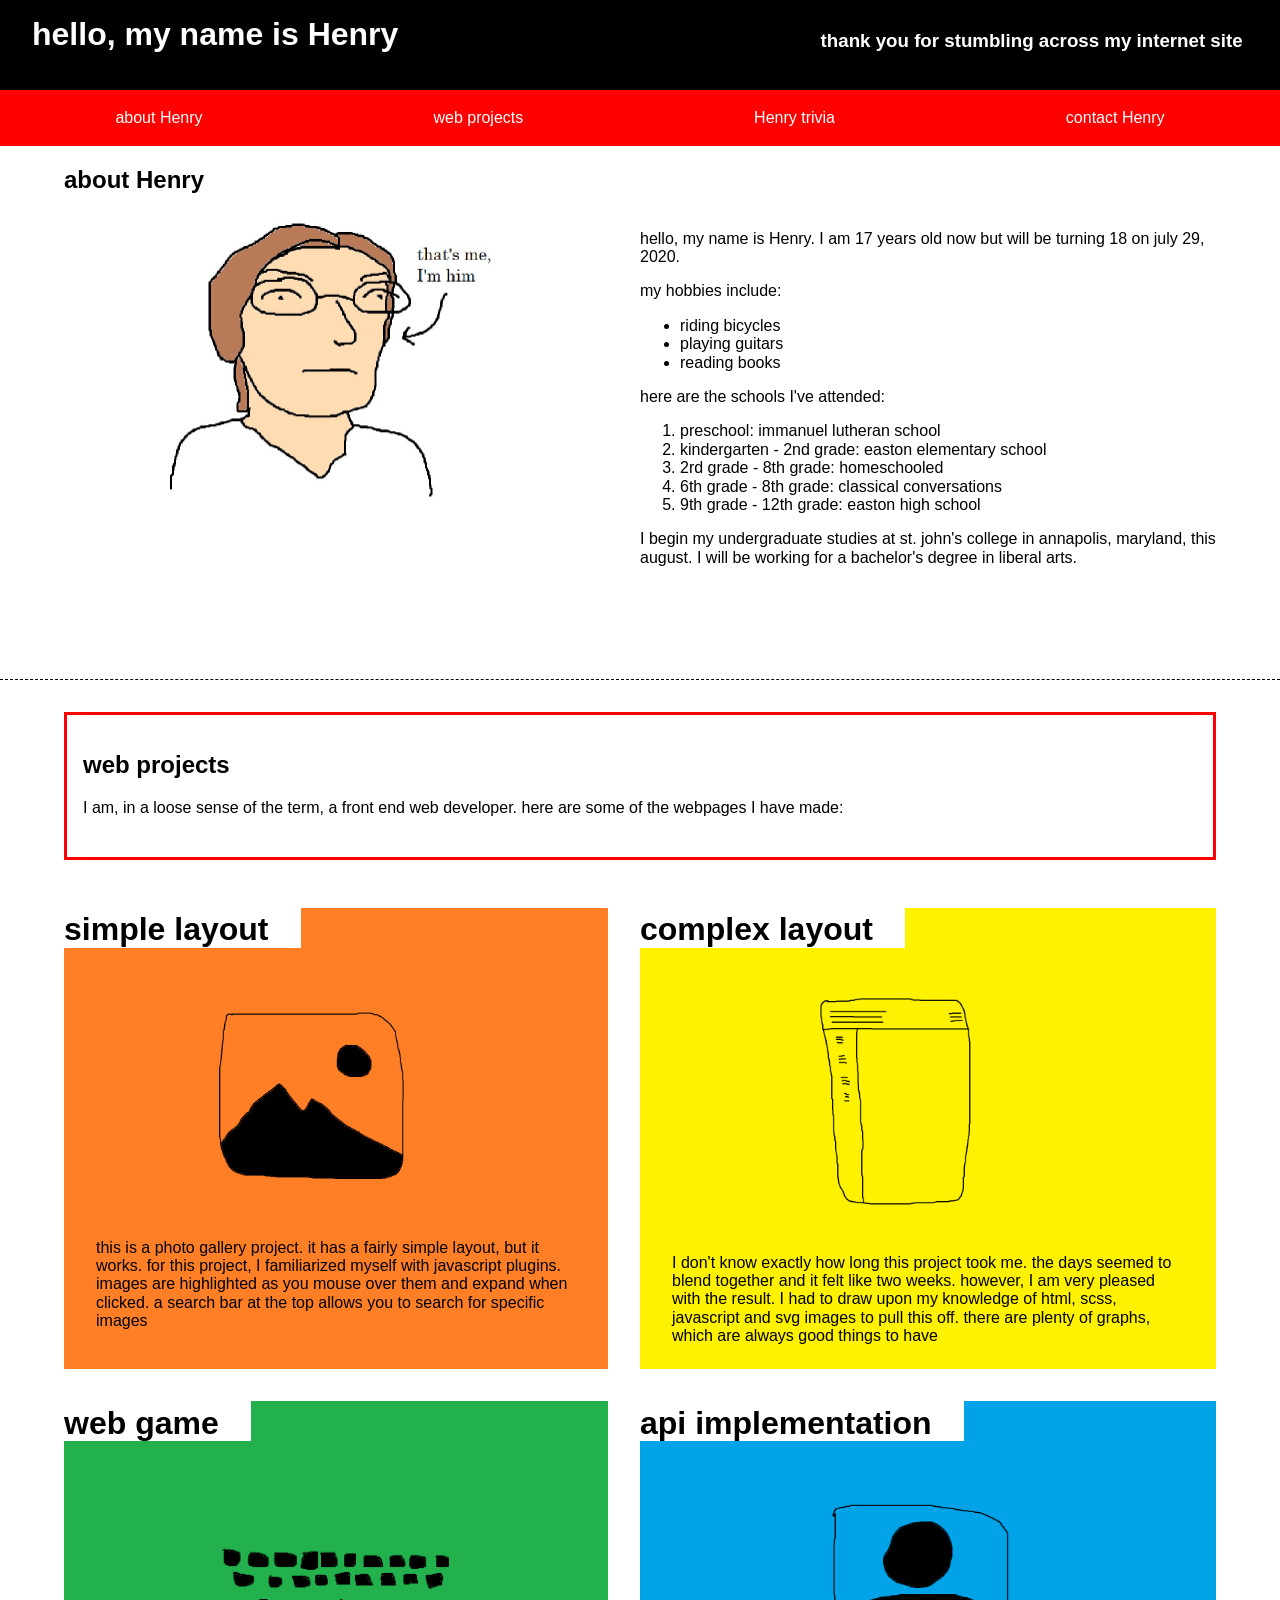
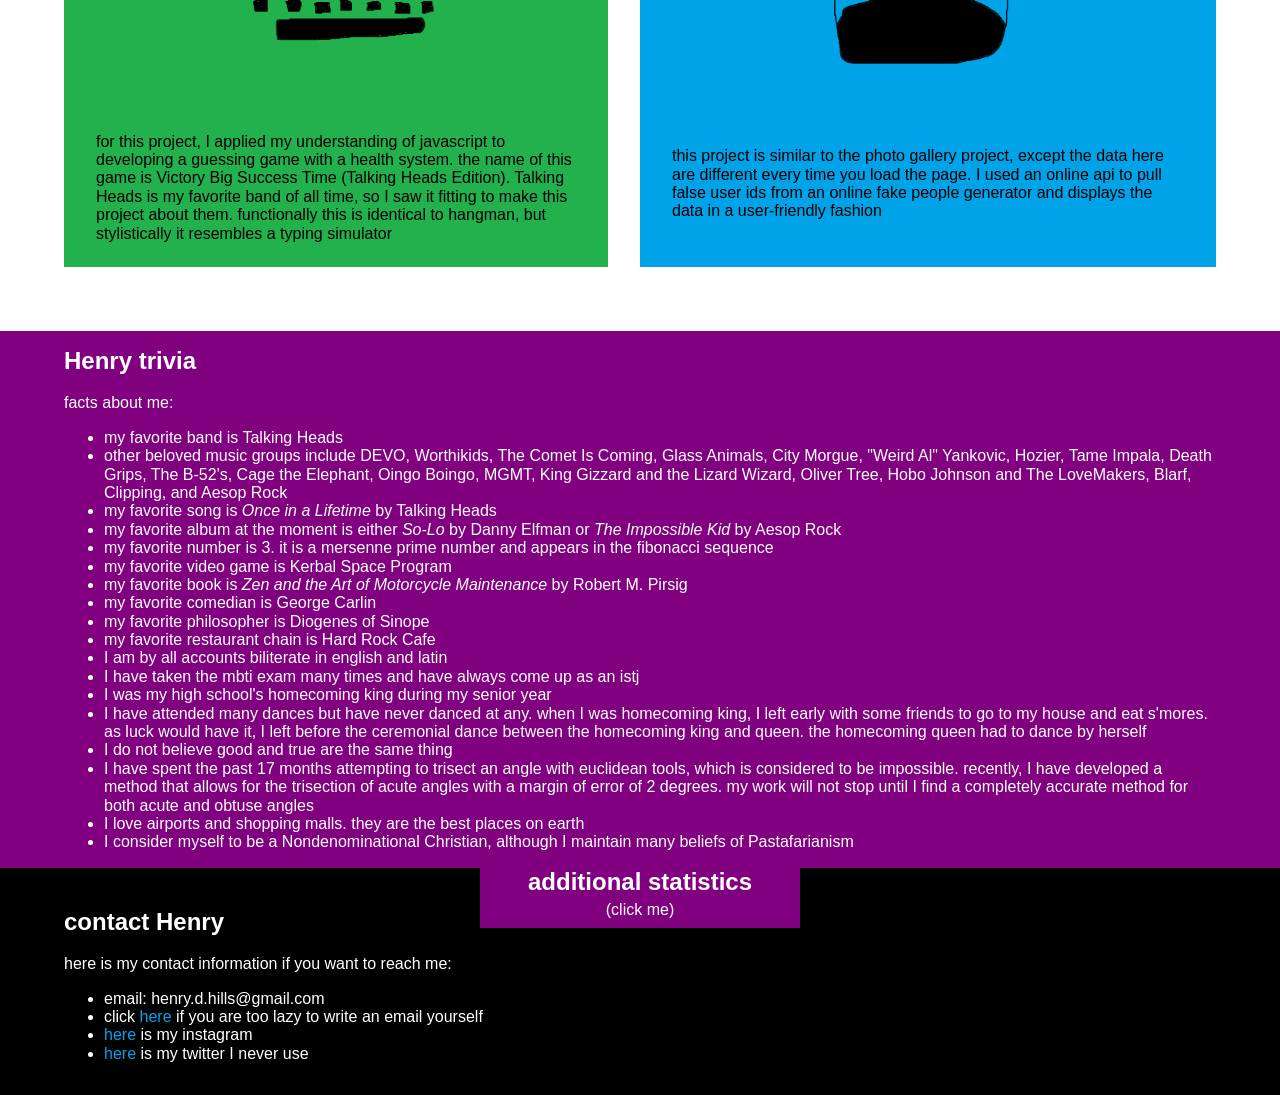
<file: index.html>
<!DOCTYPE html>
<html lang="en">
<head>
    <meta charset="UTF-8">
    <meta name="viewport" content="width=device-width, initial-scale=1.0">
    <link rel="stylesheet" href="css/style.css">
    <title>Henry D. Hills</title>
</head>
<body>
    <header>
        <h1>hello, my name is Henry</h1>
        <h3>thank you for stumbling across my internet site</h3>
    </header>

    <nav>
        <a href="#abt-hen">about Henry</a>
        <a href="#projects">web projects</a>
        <a href="#trivia">Henry trivia</a>
        <a href="#contact">contact Henry</a>
    </nav>

    <main>
        <div id="abt-hen">
            <h2>about Henry</h2>
            <div>
                <img src="images/banner.jpg" alt="that's Henry">
                <div>
                    <p>hello, my name is Henry. I am 17 years old now but will be turning 18 on july 29, 2020.</p>
                    <p>my hobbies include:</p>
                    <ul>
                        <li>riding bicycles</li>
                        <li>playing guitars</li>
                        <li>reading books</li>
                    </ul>
                    <p>here are the schools I've attended:</p>
                    <ol>
                        <li>preschool: immanuel lutheran school</li>
                        <li>kindergarten - 2nd grade: easton elementary school</li>
                        <li>2rd grade - 8th grade: homeschooled</li>
                        <li>6th grade - 8th grade: classical conversations</li>
                        <li>9th grade - 12th grade: easton high school</li>
                    </ol>
                    <p>I begin my undergraduate studies at st. john's college in annapolis, maryland, this august. I will be working for a bachelor's degree in liberal arts.</p>
                </div>
            </div>
        </div>

        <div id="projects">
            <div id="intro">
                <h2>web projects</h2>
                <p>I am, in a loose sense of the term, a front end web developer. here are some of the webpages I have made:</p>
            </div>
            <div id="gallery">
                <h3>simple layout</h3>
                <br>
                <a target='_blank' href="photo-gallery/index.html"><img src="images/photo.png" alt="photo gallery"></a>
                <p>this is a photo gallery project. it has a fairly simple layout, but it works. for this project, I familiarized myself with javascript plugins. images are highlighted as you mouse over them and expand when clicked. a search bar at the top allows you to search for specific images</p>
            </div>
            <div id="dashboard">
                <h3>complex layout</h3>
                <br>
                <a target='_blank' href="dashboard/index.html"><img src="images/dashboard.png" alt="dashboard layout"></a>
                <p>I don't know exactly how long this project took me. the days seemed to blend together and it felt like two weeks. however, I am very pleased with the result. I had to draw upon my knowledge of html, scss, javascript and svg images to pull this off. there are plenty of graphs, which are always good things to have</p>
            </div>
            <div id="game">
                <h3>web game</h3>
                <br>
                <a target='_blank' href="game-show/index.html"><img src="images/keyboard.png" alt="web game"></a>
                <p>for this project, I applied my understanding of javascript to developing a guessing game with a health system. the name of this game is Victory Big Success Time (Talking Heads Edition). Talking Heads is my favorite band of all time, so I saw it fitting to make this project about them. functionally this is identical to hangman, but stylistically it resembles a typing simulator</p>
            </div>
            <div id="employee">
                <h3>api implementation</h3>
                <br>
                <a target='_blank' href="employee-directory/index.html"><img src="images/person.png" alt="employee directory"></a>
                <p>this project is similar to the photo gallery project, except the data here are different every time you load the page. I used an online api to pull false user ids from an online fake people generator and displays the data in a user-friendly fashion</p>
            </div>
        </div>

        <div id="trivia">
            <h2>Henry trivia</h2>
            <p>facts about me:</p>
            <ul>
                <li>my favorite band is Talking Heads</li>
                <li>other beloved music groups include DEVO, Worthikids, The Comet Is Coming, Glass Animals, City Morgue, "Weird Al" Yankovic, Hozier, Tame Impala, Death Grips, The B-52's, Cage the Elephant, Oingo Boingo, MGMT, King Gizzard and the Lizard Wizard, Oliver Tree, Hobo Johnson and The LoveMakers, Blarf, Clipping, and Aesop Rock</li>
                <li>my favorite song is <em>Once in a Lifetime</em> by Talking Heads</li>
                <li>my favorite album at the moment is either <em>So-Lo</em> by Danny Elfman or <em>The Impossible Kid</em> by Aesop Rock</li>
                <li>my favorite number is 3. it is a mersenne prime number and appears in the fibonacci sequence</li>
                <li>my favorite video game is Kerbal Space Program</li>
                <li>my favorite book is <em>Zen and the Art of Motorcycle Maintenance</em> by Robert M. Pirsig</li>
                <li>my favorite comedian is George Carlin</li>
                <li>my favorite philosopher is Diogenes of Sinope</li>
                <li>my favorite restaurant chain is Hard Rock Cafe</li>
                <li>I am by all accounts biliterate in english and latin</li>
                <li>I have taken the mbti exam many times and have always come up as an istj</li>
                <li>I was my high school's homecoming king during my senior year</li>
                <li>I have attended many dances but have never danced at any. when I was homecoming king, I left early with some friends to go to my house and eat s'mores. as luck would have it, I left before the ceremonial dance between the homecoming king and queen. the homecoming queen had to dance by herself</li>
                <li>I do not believe good and true are the same thing</li>
                <li>I have spent the past 17 months attempting to trisect an angle with euclidean tools, which is considered to be impossible. recently, I have developed a method that allows for the trisection of acute angles with a margin of error of 2 degrees. my work will not stop until I find a completely accurate method for both acute and obtuse angles</li>
                <li>I love airports and shopping malls. they are the best places on earth</li>
                <li>I consider myself to be a Nondenominational Christian, although I maintain many beliefs of Pastafarianism</li>
            </ul>
        </div>

        <div id="hidden-content">
            <p>personal statistics:</p>
            <ul>
                <li>I was born on july 29, 2002, when the weather was in triple digits</li>
                <li>my fastest recorded time for a 3x3 rubik's cube solve was 32 seconds</li>
                <li>I have been to a total of 2 concerts. the first was for "Weird Al" Yankovic's Mandatory World Tour, and the second was for David Byrne's American Utopia on Broadway</li>
                <li>I held the recond for world's youngest baby for almost 3 consecutive years, but was unfairly replaced by american actor Hayden Summerall on april 4th, 2005</li>
                <li>I was 9th in my graduating class in high school out of 320 students. considering the environment, however, this does not say a whole lot</li>
                <li>every day for the past 2 months, I bike 4.8 miles in 30 minutes at 5:30 a.m. and now my calves are huge</li>
                <li>my SAT superscore is 1430. however, this should not matter, as collegeboard is a scam and amoral</li>
            </ul>
        </div>

        <div id="slide-down">
            <h2>additional statistics</h2>
            <p>(click me)</p>
        </div>

        <div id="contact">
            <h2>contact Henry</h2>
            <p>here is my contact information if you want to reach me:</p>
            <ul>
                <li>email: henry.d.hills@gmail.com</li>
                <li>click <a href='mailto:henry.d.hills@gmail.com?subject=hello,%20Henry'>here</a> if you are too lazy to write an email yourself</li>
                <li><a href="https://www.instagram.com/henrydavidhills/" target="_blank">here</a> is my instagram</li>
                <li><a href="https://twitter.com/henrydhills" target="_blank">here</a> is my twitter I never use</li>
            </ul>
        </div>
    </main>

    <footer>

    </footer>
    <script src="js/jquery-3.5.1.js"></script>
    <script src="js/script.js"></script>
</body>
</html>
</file>
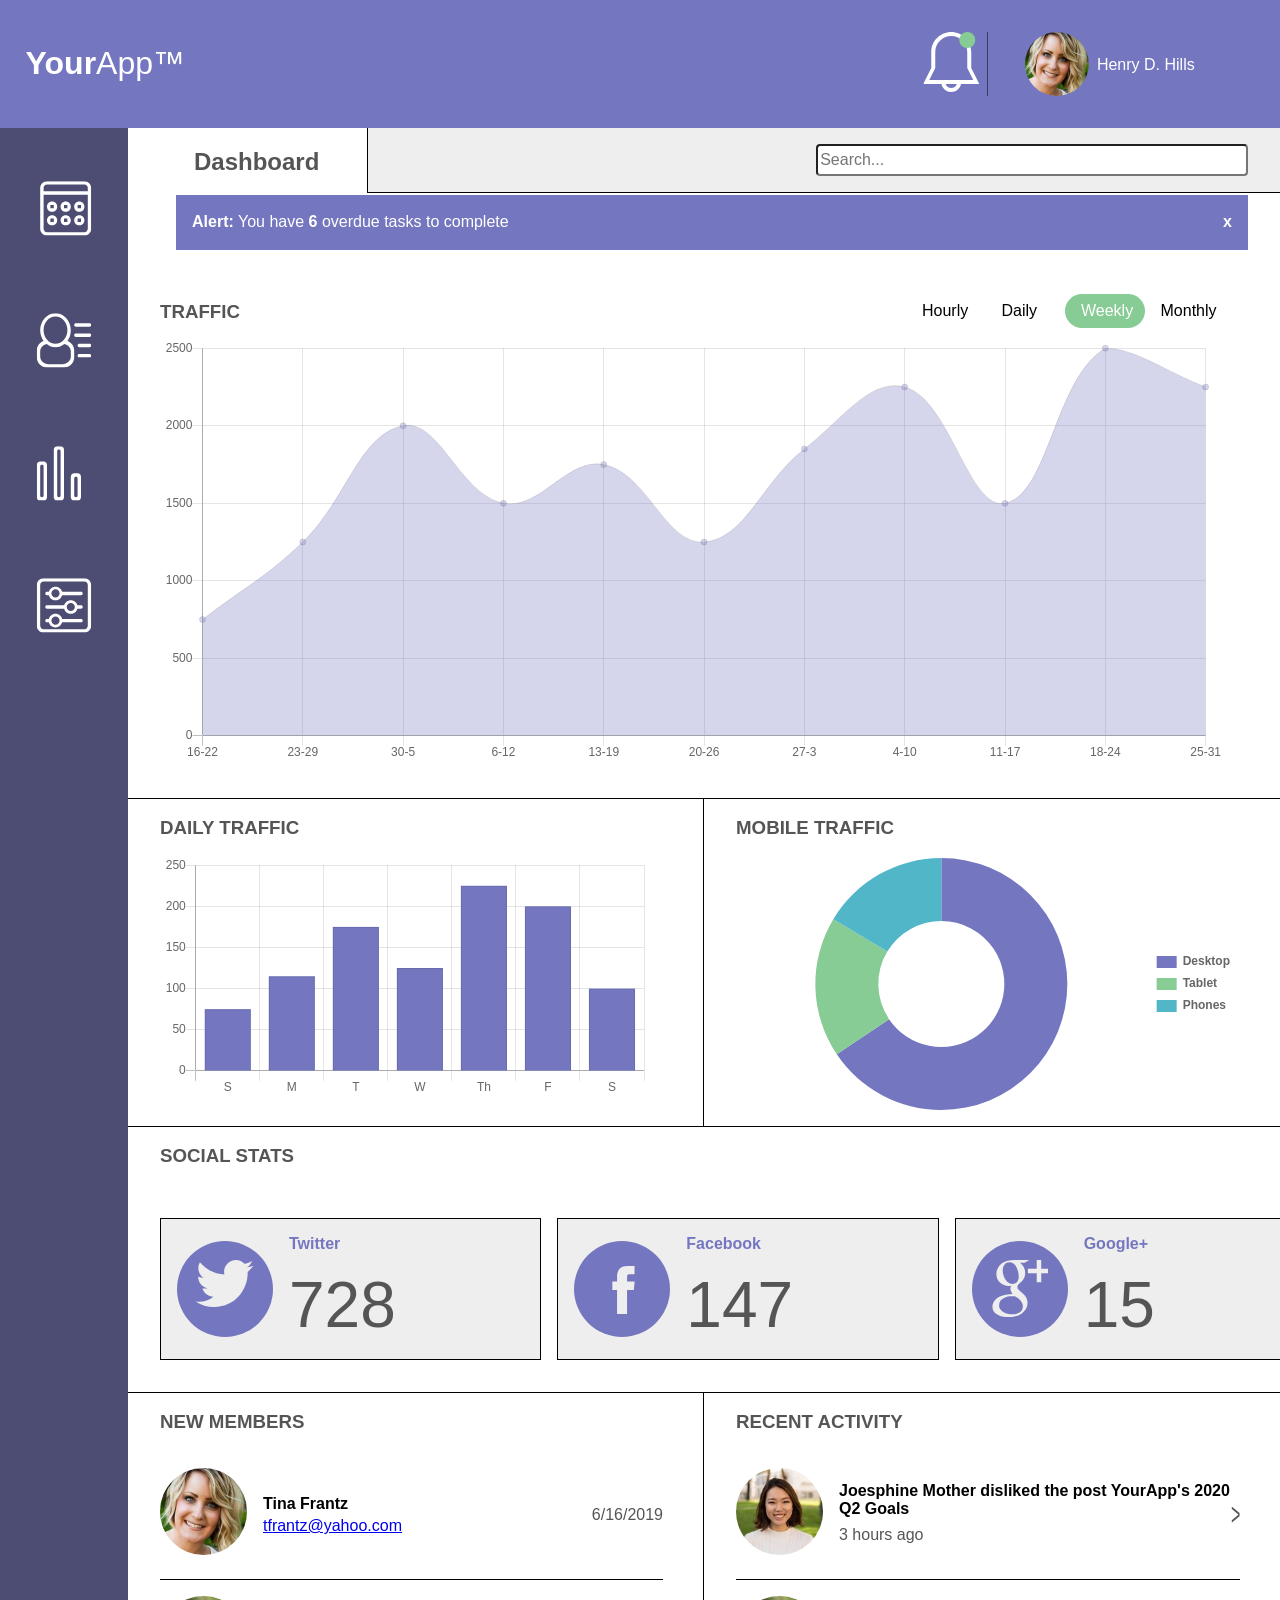
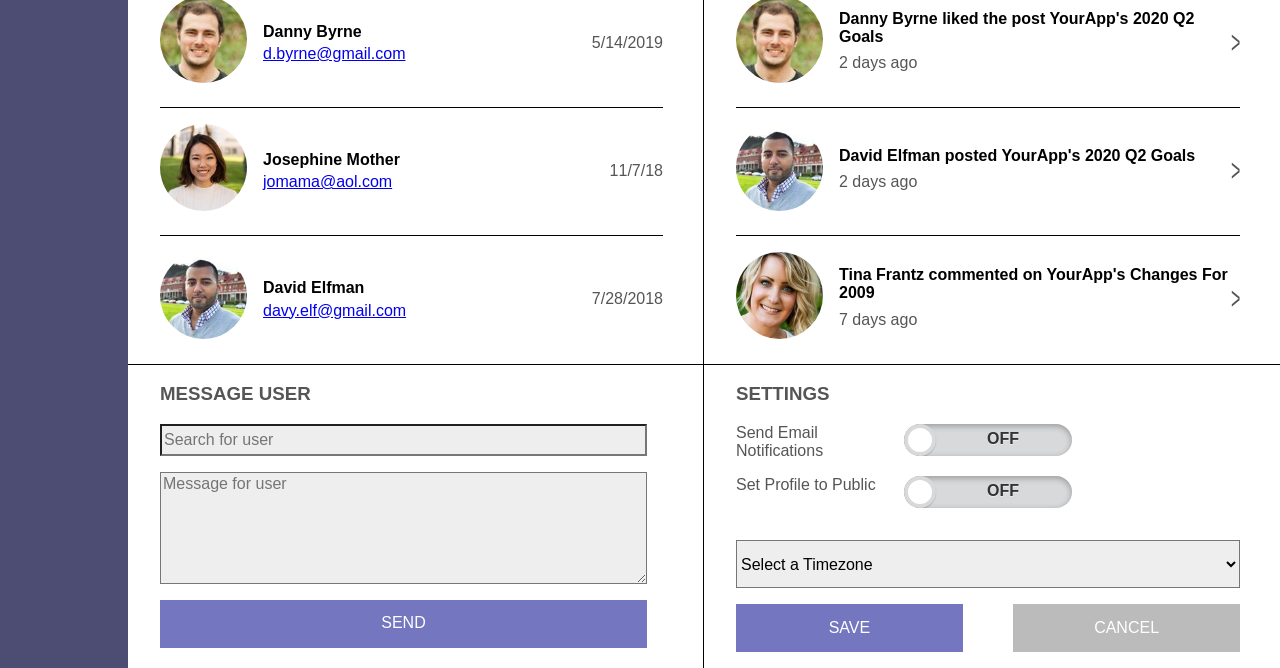
<file: dashboard/index.html>
<!DOCTYPE html>
<html lang="en">
<head>
    <meta charset="UTF-8">
    <meta name="viewport" content="width=device-width, initial-scale=1.0">
    <link rel="stylesheet" href='css/style.css'>
    <title>YourApp</title>
</head>
<body class="grid-container">
    <header>
        <div class="main-header">
            <p><strong>Your</strong>App&trade;</p>
            <div class="header-list">
                <ul class="header-item">
                    <li>
                        <svg width='128' height='128' xmlns="http://www.w3.org/2000/svg" viewBox="0 0 32 32">
                            <symbol id='not-bell'>
                                <path d="M24 18v-8c0-5.5-4.5-10-10-10S4 4.5 4 10v8l-4 8h9.1c.5 2.3 2.5 4 4.9 4s4.4-1.7 4.9-4H28l-4-8zM14 28c-1.3 0-2.4-.8-2.8-2h5.6c-.4 1.2-1.5 2-2.8 2zM3 24l3-6v-8c0-4.4 3.6-8 8-8s8 3.6 8 8v8l3 6H3z" fill="#fff"/>
                            </symbol>
                            <use xlink:href='#not-bell' />
                        </svg>
                        <div id="notifications"></div>
                        <div id="dropdown" class="dropdown-content">
                            <a href="#"><div class="note-message">You have 4 unread messages from the moderators</div><div class="close">x</div></a>
                            <a href="#"><div class="note-message">Your post 'The Moderators Suck' has been removed by the moderators</div><div class="close">x</div></a>
                            <a href="#"><div class="note-message">The moderators disliked your post 'The Moderators Suck'</div><div class="close">x</div></a>
                        </div>
                    </li>
                </ul>
                <ul class="header-item">
                    <li>
                        <img alt='Profile Image' class="profile-img" src="images/member-1.jpg">
                        <h3>Henry D. Hills</h3>
                    </li>
                </ul>
            </div>
        </div>
    </header>

    <div class="search-section">
        <div class="search-area">
            <div class="search-div">
                <h2>Dashboard</h2>
                <div class="search-bar">
                    <input type="search" placeholder="Search...">
                </div>
            </div>
            <div class="alert" id="alert">

            </div>
        </div>
    </div>

    <nav>
        <ul class="nav-list">
            <li class="nav-icon">
                <div>
                    <a>
                        <svg width='64' height='64' xmlns="http://www.w3.org/2000/svg" viewBox="0 0 32 32">
                            <path d="M25 18c1.7 0 3-1.3 3-3s-1.3-3-3-3-3 1.3-3 3 1.3 3 3 3zm-1-4h2v2h-2v-2zm1 12c1.7 0 3-1.3 3-3s-1.3-3-3-3-3 1.3-3 3 1.3 3 3 3zm-1-4h2v2h-2v-2zm-7 4c1.7 0 3-1.3 3-3s-1.3-3-3-3-3 1.3-3 3 1.3 3 3 3zm-1-4h2v2h-2v-2zM28 0H6C3.8 0 2 1.8 2 4v24c0 2.2 1.8 4 4 4h22c2.2 0 4-1.8 4-4V4c0-2.2-1.8-4-4-4zm2 28c0 1.1-.9 2-2 2H6c-1.1 0-2-.9-2-2V8h26v20zm0-22H4V4c0-1.1.9-2 2-2h22c1.1 0 2 .9 2 2v2zM17 18c1.7 0 3-1.3 3-3s-1.3-3-3-3-3 1.3-3 3 1.3 3 3 3zm-1-4h2v2h-2v-2zM9 26c1.7 0 3-1.3 3-3s-1.3-3-3-3-3 1.3-3 3 1.3 3 3 3zm-1-4h2v2H8v-2zm1-4c1.7 0 3-1.3 3-3s-1.3-3-3-3-3 1.3-3 3 1.3 3 3 3zm-1-4h2v2H8v-2z" fill="#fff"/>
                        </svg>
                    </a>
                </div>
            </li>
            <li class="nav-icon">
                <div>
                    <a>
                        <svg width='64' height='64' xmlns="http://www.w3.org/2000/svg" viewBox="0 0 32 32">
                            <path d="M18 16.4c1.3-1.7 2-3.9 2-6.4 0-5.5-4-10-9-10S2 4.5 2 10c0 2.4.8 4.6 2 6.4-2.3.8-4 3-4 5.6v4c0 3.3 2.7 6 6 6h10c3.3 0 6-2.7 6-6v-4c0-2.6-1.7-4.8-4-5.6zM4 10c0-4.4 3.1-8 7-8s7 3.6 7 8-3.1 8-7 8-7-3.6-7-8zm16 15.5c0 2.5-2.2 4.5-4.9 4.5H6.9C4.2 30 2 28 2 25.5v-3c0-2.1 1.6-3.9 3.8-4.4C7.2 19.3 9 20 11 20s3.8-.7 5.2-1.9c2.2.5 3.8 2.2 3.8 4.4v3zM23 8h8c.6 0 1-.4 1-1s-.4-1-1-1h-8c-.6 0-1 .4-1 1s.4 1 1 1zm8 16h-6c-.6 0-1 .4-1 1s.4 1 1 1h6c.6 0 1-.4 1-1s-.4-1-1-1zm0-12h-8c-.6 0-1 .4-1 1s.4 1 1 1h8c.6 0 1-.4 1-1s-.4-1-1-1zm0 6h-6c-.6 0-1 .4-1 1s.4 1 1 1h6c.6 0 1-.4 1-1s-.4-1-1-1z" fill="#fff"/>
                        </svg>
                    </a>
                </div>
            </li>
            <li class="nav-icon">
                <div>
                    <a>
                        <svg width='64' height='64' xmlns="http://www.w3.org/2000/svg" viewBox="0 0 32 32">
                            <path d="M14 0h-2c-1.1 0-2 .9-2 2v28c0 1.1.9 2 2 2h2c1.1 0 2-.9 2-2V2c0-1.1-.9-2-2-2zm0 29c0 .6-.4 1-1 1s-1-.4-1-1V3c0-.6.4-1 1-1s1 .4 1 1v26zM4 9H2c-1.1 0-2 .9-2 2v19c0 1.1.9 2 2 2h2c1.1 0 2-.9 2-2V11c0-1.1-.9-2-2-2zm0 20c0 .6-.4 1-1 1s-1-.4-1-1V12c0-.6.4-1 1-1s1 .4 1 1v17zm20-13h-2c-1.1 0-2 .9-2 2v12c0 1.1.9 2 2 2h2c1.1 0 2-.9 2-2V18c0-1.1-.9-2-2-2zm0 13c0 .6-.4 1-1 1s-1-.4-1-1V19c0-.6.4-1 1-1s1 .4 1 1v10z" fill="#fff"/>
                        </svg>
                    </a>
                </div>
            </li>
            <li class="nav-icon">
                <div>
                    <a>
                        <svg width='64' height='64' xmlns="http://www.w3.org/2000/svg" viewBox="0 0 32 32">
                            <path d="M26 24H14.9c-.4-1.7-2-3-3.9-3s-3.4 1.3-3.9 3H6c-.6 0-1 .4-1 1s.4 1 1 1h1.1c.4 1.7 2 3 3.9 3s3.4-1.3 3.9-3H26c.6 0 1-.4 1-1s-.4-1-1-1zm-15 3.4c-1.3 0-2.4-1.1-2.4-2.4 0-1.3 1.1-2.4 2.4-2.4 1.3 0 2.4 1.1 2.4 2.4 0 1.3-1.1 2.4-2.4 2.4zM26 8H14.9c-.4-1.7-2-3-3.9-3S7.6 6.3 7.1 8H6c-.6 0-1 .4-1 1s.4 1 1 1h1.1c.4 1.7 2 3 3.9 3s3.4-1.3 3.9-3H26c.6 0 1-.4 1-1s-.4-1-1-1zm-15 3.4c-1.3 0-2.4-1.1-2.4-2.4 0-1.3 1.1-2.4 2.4-2.4 1.3 0 2.4 1.1 2.4 2.4 0 1.3-1.1 2.4-2.4 2.4zM26 16h-2.1c-.4-1.7-2-3-3.9-3s-3.4 1.3-3.9 3H6c-.6 0-1 .4-1 1s.4 1 1 1h10.1c.4 1.7 2 3 3.9 3s3.4-1.3 3.9-3H26c.6 0 1-.4 1-1s-.4-1-1-1zm-6 3.4c-1.3 0-2.4-1.1-2.4-2.4 0-1.3 1.1-2.4 2.4-2.4 1.3 0 2.4 1.1 2.4 2.4 0 1.3-1.1 2.4-2.4 2.4zM28 0H4C1.8 0 0 1.8 0 4v24c0 2.2 1.8 4 4 4h24c2.2 0 4-1.8 4-4V4c0-2.2-1.8-4-4-4zm2 28c0 1.1-.9 2-2 2H4c-1.1 0-2-.9-2-2V4c0-1.1.9-2 2-2h24c1.1 0 2 .9 2 2v24z" fill="#fff"/>
                        </svg>
                    </a>
                </div>
            </li>
        </ul>
    </nav>

    <main>
        <section class="traffic" id='traffic'>
            <div class="section-container">
                <div class="traffic-header">
                    <h3>TRAFFIC</h3>
                    <ul class="traffic-nav">
                        <li class="traffic-nav-link">Hourly</li>
                        <li class="traffic-nav-link">Daily</li>
                        <li class="traffic-nav-link active">Weekly</li>
                        <li class="traffic-nav-link">Monthly</li>
                    </ul>
                </div>
                <div class="widget-container-full">
                    <canvas id="traffic-chart"></canvas>
                </div>
            </div>
        </section>
        <section class="daily" id="daily">
            <div class="section-container">
                <h3>DAILY TRAFFIC</h3>
                <div class="widget-container-half">
                    <canvas id="daily-chart"></canvas>
                </div>
            </div>
        </section>
        <section class="mobile-users" id="mobile-users">
            <div class="section-container">
                <h3>MOBILE TRAFFIC</h3>
                <div class="widget-container-half">
                    <canvas id='mobile-chart'></canvas>
                </div>
            </div>
        </section>
        <section class="social" id="social">
            <div class="section-container">
                <h3>SOCIAL STATS</h3>
                <div class="social-elements">
                    <div class="social-container">
                        <div class="social-image">
                            <svg xmlns="http://www.w3.org/2000/svg" viewBox="0 0 32 32">
                                <path fill="#eee" d="M32 3.1c-1.2.5-2.4.9-3.8 1 1.4-.8 2.4-2.1 2.9-3.6-1.3.8-2.7 1.3-4.2 1.6C25.8.8 24 0 22.2 0c-3.6 0-6.6 2.9-6.6 6.6 0 .5.1 1 .2 1.5-5.5-.3-10.3-2.9-13.6-6.9-.6 1-.9 2.1-.9 3.3 0 2.3 1.2 4.3 2.9 5.5-1.1 0-2.1-.3-3-.8v.1c0 3.2 2.3 5.8 5.3 6.4-.6.1-1.1.2-1.7.2-.4 0-.8 0-1.2-.1.8 2.6 3.3 4.5 6.1 4.6-2.2 1.8-5.1 2.8-8.2 2.8-.5 0-1.1 0-1.6-.1 2.9 1.9 6.4 3 10.1 3 12.1 0 18.7-10 18.7-18.7v-.8c1.3-1 2.4-2.2 3.3-3.5z"/>
                            </svg>
                        </div>
                        <div class="social-text">
                            <p>Twitter</p>
                            <p>728</p>
                        </div>
                    </div>
                    <div class="social-container">
                        <div class="social-image">
                            <svg height="56.693" width="56.693" xmlns="http://www.w3.org/2000/svg" viewBox="0 0 57 57">
                                <path d="M40.43 21.739h-7.645v-5.014c0-1.883 1.248-2.322 2.127-2.322h5.395V6.125l-7.43-.029c-8.248 0-10.125 6.174-10.125 10.125v5.518h-4.77v8.53h4.77v24.137h10.033V30.269h6.77l.875-8.53z" fill="#eee"/>
                            </svg>
                        </div>
                        <div class="social-text">
                            <p>Facebook</p>
                            <p>147</p>
                        </div>
                    </div>
                    <div class="social-container">
                        <div class="social-image">
                            <svg xmlns="http://www.w3.org/2000/svg" viewBox="0 0 32 32">
                                <path fill="#eee" d="M17.7 25.7c0-.3 0-.5-.1-.8-.1-.2-.1-.5-.2-.7-.1-.2-.2-.4-.3-.7-.2-.2-.3-.4-.4-.6-.1-.2-.3-.3-.5-.6l-.5-.5c-.1-.1-.3-.3-.6-.5s-.5-.4-.6-.4-.3-.2-.6-.4-.5-.4-.6-.4h-1c-.7 0-1.4 0-2 .1-.7.1-1.4.2-2.1.5-.7.2-1.3.5-1.9.9s-1 .8-1.3 1.4c-.3.6-.5 1.3-.5 2.1 0 .9.2 1.7.7 2.3.5.7 1.1 1.2 1.8 1.6s1.5.7 2.3.9 1.6.3 2.4.3c.8 0 1.5-.1 2.2-.2.7-.2 1.3-.4 1.9-.8.6-.3 1.1-.8 1.4-1.4.3-.6.5-1.3.5-2.1zM15.4 9.1c0-.8-.1-1.6-.3-2.5-.2-.9-.5-1.7-.9-2.5s-.9-1.5-1.6-2c-.7-.5-1.5-.8-2.3-.8-1.2 0-2.1.4-2.8 1.3-.7.9-1 1.9-1 3.2 0 .6.1 1.2.2 1.9s.4 1.3.7 2c.3.7.7 1.3 1.1 1.8.4.5.9 1 1.5 1.3.6.3 1.2.5 1.9.5 1.2 0 2.1-.4 2.7-1.2.5-.7.8-1.7.8-3zM12.9 0h8.4l-2.6 1.5h-2.6c.9.6 1.6 1.4 2.1 2.4S19 6 19 7.1c0 .9-.1 1.8-.4 2.5-.3.7-.7 1.3-1.1 1.8-.4.4-.8.9-1.3 1.2-.4.4-.8.8-1.1 1.2-.3.4-.4.8-.4 1.3 0 .3.1.7.3 1 .2.3.5.6.8.9.3.3.7.6 1.1.9.4.3.8.7 1.2 1.1.4.4.8.8 1.1 1.3.3.5.6 1 .8 1.6.2.6.3 1.3.3 2 0 2.1-.9 3.9-2.7 5.4-1.9 1.7-4.6 2.5-8.1 2.5-.8 0-1.5-.1-2.3-.2-.8-.1-1.6-.3-2.3-.6-.8-.3-1.5-.7-2.1-1.1-.6-.4-1.1-1-1.5-1.7C1 27.6.8 26.9.8 26c0-.8.2-1.6.7-2.6.4-.8 1-1.5 1.8-2.1.8-.6 1.8-1.1 2.8-1.4 1-.3 2-.5 3-.7.9-.1 1.9-.2 2.9-.3-.8-1.1-1.2-2-1.2-2.9v-.5c0-.1.1-.3.1-.4 0-.1.1-.2.2-.4s.1-.3.1-.4c-.5.1-1 .1-1.3.1-1.9 0-3.5-.6-4.9-1.9-1.4-1.3-2-2.8-2-4.7C3 6 3.6 4.4 4.8 3 6 1.7 7.5.8 9.3.4c1.2-.3 2.4-.4 3.6-.4zm19.9 4.9v2.5h-4.9v4.9h-2.5V7.4h-4.9V4.9h4.9V0h2.5v4.9h4.9z"/>
                            </svg>
                        </div>
                        <div class="social-text">
                            <p>Google+</p>
                            <p>15</p>
                        </div>
                    </div>
                </div>
            </div>
        </section>
        <section class="new-members" id="new-members">
            <div class="section-container">
                <h3>NEW MEMBERS</h3>
                <div class="member-container">
                    <img alt="Tina Frantz" src="images/member-1.jpg">
                    <div class="post-image">
                        <div class="member-text">
                            <p>Tina Frantz</p>
                            <a href="#">tfrantz@yahoo.com</a>
                        </div>
                        <p class="date">6/16/2019</p>
                    </div>
                </div>
                <div class="member-container">
                    <img alt="Danny Byrne" src="images/member-2.jpg">
                    <div class="post-image">
                        <div class="member-text">
                            <p>Danny Byrne</p>
                            <a href="#">d.byrne@gmail.com</a>
                        </div>
                        <p class="date">5/14/2019</p>
                    </div>
                </div>
                <div class="member-container">
                    <img alt="Josephine Mother" src="images/member-3.jpg">
                    <div class="post-image">
                        <div class="member-text">
                            <p>Josephine Mother</p>
                            <a href="#">jomama@aol.com</a>
                        </div>
                        <p class="date">11/7/18</p>
                    </div>
                </div>
                <div class="member-container">
                    <img alt="David Elfman" src="images/member-4.jpg">
                    <div class="post-image">
                        <div class="member-text">
                            <p>David Elfman</p>
                            <a href="#">davy.elf@gmail.com</a>
                        </div>
                        <p class="date">7/28/2018</p>
                    </div>
                </div>
            </div>
        </section>
        <section class="recent-activity" id="recent-activity">
            <div class="section-container">
                <h3>RECENT ACTIVITY</h3>
                <div class="member-container">
                    <img alt='Joesphine Mother' src="images/member-3.jpg">
                    <div class="member-text">
                        <p>Joesphine Mother disliked the post YourApp's 2020 Q2 Goals</p>
                        <p>3 hours ago</p>
                    </div>
                    <p class="date">></p>
                </div>
                <div class="member-container">
                    <img alt='Danny Byrne' src="images/member-2.jpg">
                    <div class="member-text">
                        <p>Danny Byrne liked the post YourApp's 2020 Q2 Goals</p>
                        <p>2 days ago</p>
                    </div>
                    <p class="date">></p>
                </div>
                <div class="member-container">
                    <img alt='David Elfman' src="images/member-4.jpg">
                    <div class="member-text">
                        <p>David Elfman posted YourApp's 2020 Q2 Goals</p>
                        <p>2 days ago</p>
                    </div>
                    <p class="date">></p>
                </div>
                <div class="member-container">
                    <img alt='Tina Frantz' src="images/member-1.jpg">
                    <div class="member-text">
                        <p>Tina Frantz commented on YourApp's Changes For 2009</p>
                        <p>7 days ago</p>
                    </div>
                    <p class="date">></p>
                </div>
            </div>
        </section>
        <section class="messaging" id="messaging">
            <div class="section-container">
                <h3>MESSAGE USER</h3>
                <form class="widget-container">
                    <input type="text" placeholder="Search for user" class="form-field" id="userfield">
                    <textarea placeholder="Message for user" class="form-area" id="messagefield"></textarea>
                    <button class="button-primary" id="send">SEND</button>
                </form>
            </div>
        </section>
        <section class="settings" id="settings">
            <div class="section-container">
                <h3>SETTINGS</h3>
                <label class="switch-light switch-ios switch-candy" onclick="">
                    <input type="checkbox">
                    <strong>Send Email Notifications</strong>
                    <span>
                        <span>OFF</span>
                        <span>ON</span>
                        <a></a>
                    </span>
                </label>
                <label class="switch-light switch-ios switch-candy" onclick="">
                    <input type="checkbox">
                    <strong>Set Profile to Public</strong>
                    <span>
                        <span>OFF</span>
                        <span>ON</span>
                        <a></a>
                    </span>
                </label>
                <select class="form-field" id="timezone">
                    <option disabled selected>Select a Timezone</option>
                    <option>Greenwich Mean Time</option>
                    <option>Universal Coordinated Time</option>
                    <option>European Central Time</option>
                    <option>Eastern European Time</option>
                    <option>Egypt Standard Time</option>
                    <option>Eastern African Time</option>
                    <option>Middle East Time</option>
                    <option>Near East Time</option>
                    <option>Pakistan Lahore Time</option>
                    <option>India Standard Time</option>
                    <option>Bangladesh Standard Time</option>
                    <option>Vietnam Standard Time</option>
                    <option>China Taiwan Time</option>
                    <option>Japan Standard Time</option>
                    <option>Australia Central Time</option>
                    <option>Australia Eastern Time</option>
                    <option>Solomon Standard Time</option>
                    <option>New Zealand Standard Time</option>
                    <option>Midway Islands Time</option>
                    <option>Hawaii Standard Time</option>
                    <option>Alaska Standard Time</option>
                    <option>Pacific Standard Time</option>
                    <option>Phoenix Standard Time</option>
                    <option>Mountain Standard Time</option>
                    <option>Central Standard Time</option>
                    <option>Eastern Standard Time</option>
                    <option>Indiana Eastern Standard Time</option>
                    <option>Puerto Rico and US Virgin Islands Time</option>
                    <option>Canada Newfoundland Time</option>
                    <option>Argentina Standard Time</option>
                    <option>Brazil Eastern Time</option>
                    <option>Central African Time</option>
                </select>
                <div class="settings-buttons">
                    <button class="button-primary" id="save">SAVE</button>
                    <button class="button-disabled" id="cancel">CANCEL</button>
                </div>
            </div>
        </section>
    </main>

    <footer>

    </footer>
    <script src="js/jquery-3.5.1.js"></script>
    <script src="js/chart-bundle.js"></script>
    <script src="js/script.js"></script>
</body>
</html>
</file>
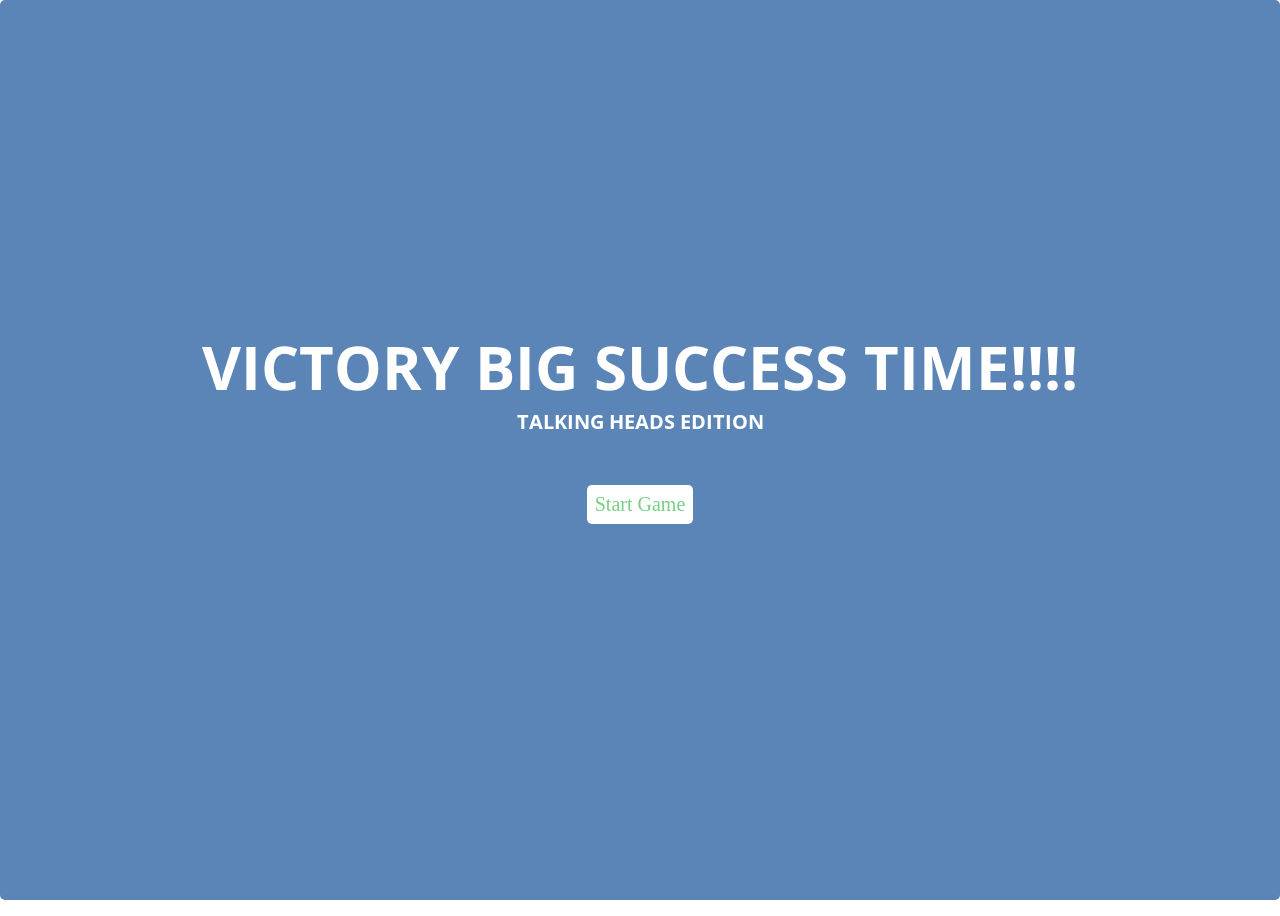
<file: game-show/index.html>
<!DOCTYPE html>
<html lang="en">
  <head>
    <meta charset="utf-8">
    <title>Victory Big Success Time!!!!</title>
    <meta name="viewport" content="width=device-width, initial-scale=1.0">
    <script type="text/javascript" src="app.js"></script>
    <link href="css/styles.css" rel="stylesheet">
  </head>
  <body>
    <div class="main-container">
      <div id="overlay" class="start">
        <h2 class="title">Victory Big Success Time!!!!</h2>
        <h3 class="title">Talking Heads Edition</h3>
        <a class="btn__reset">Start Game</a>
      </div>

      <div id="banner" class="section">
        <h2 class="header">Victory Big Success Time!!!!</h2>
        <h3 class="header">Talking Heads Edition</h3>
      </div>

      <div id="phrase" class="section">
        <ul></ul>
      </div>
      <div id="qwerty" class="section">
        <div class="keyrow"></div>
        <div class="keyrow"></div>
        <div class="keyrow"></div>
      </div>

      <div id="scoreboard" class="section">
        <ol>
          <li class="tries"><img src="images/liveHeart.png" height="35px" width="30px"></li>
          <li class="tries"><img src="images/liveHeart.png" height="35px" width="30px"></li>
          <li class="tries"><img src="images/liveHeart.png" height="35px" width="30px"></li>
          <li class="tries"><img src="images/liveHeart.png" height="35px" width="30px"></li>
          <li class="tries"><img src="images/liveHeart.png" height="35px" width="30px"></li>
        </ol>
      </div>
    </div>
  </body>
</html>
</file>
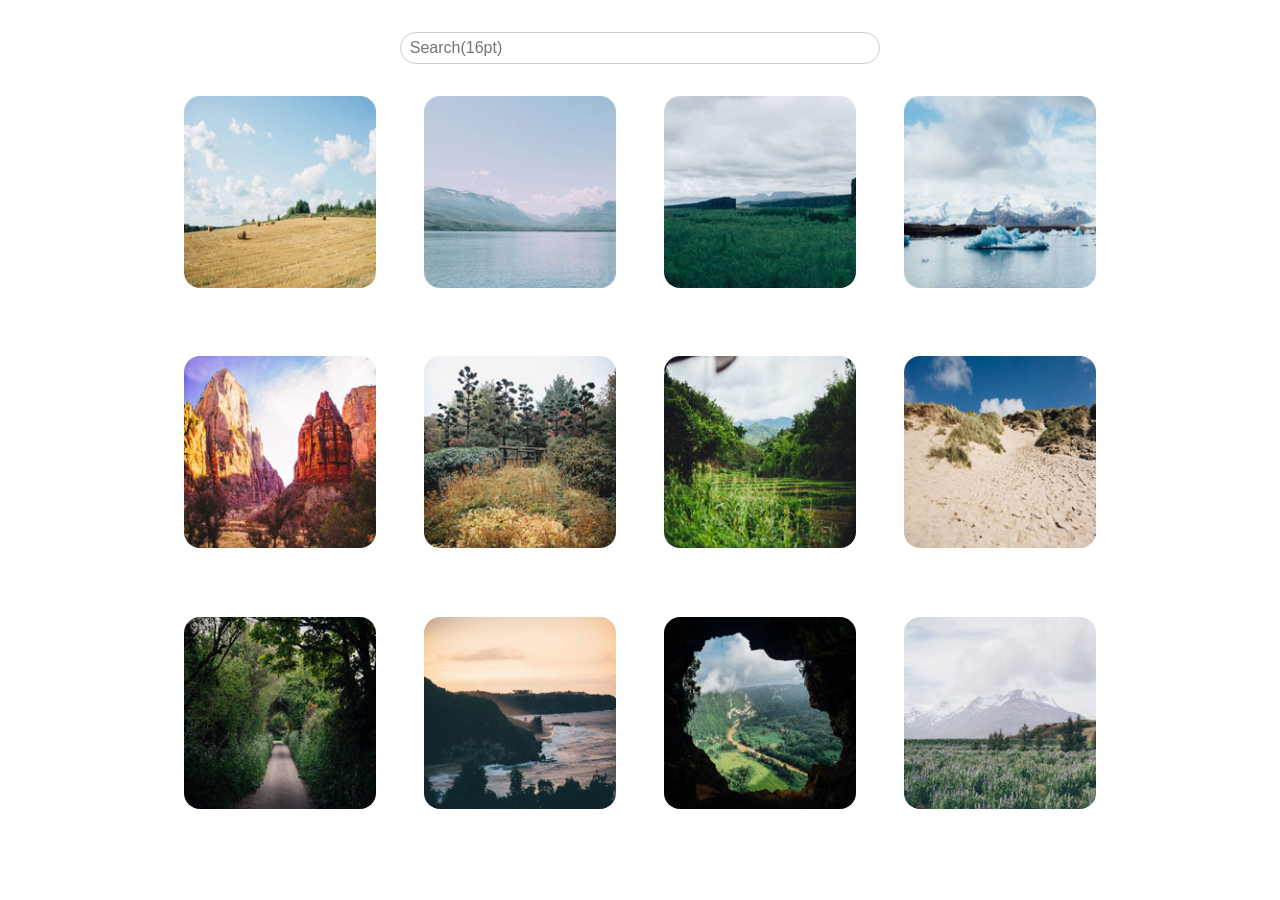
<file: photo-gallery/index.html>
<!DOCTYPE html>
<html lang="en">
<head>
    <meta charset="UTF-8">
    <meta name="viewport" content="width=device-width, initial-scale=1.0">
    <title>Photo Gallery</title>
    <link rel="stylesheet" href="js/lightbox/css/lightbox.min.css">
    <link rel="stylesheet" href="css/style.css">
</head>
<body>
    <header>
        <input class="search-box" type="text" name="search" id="search" placeholder="Search(16pt)" data-list=".photo-grid">
    </header>
    <main>
        <ul class="photo-grid">
            <li title="I love hay bales. Took this snap on a drive through the countryside past some straw fields.">
                <a href="resources/photos/1.jpg" data-lightbox="photo-gallery" data-title="I love hay bales. Took this snap on a drive through the countryside past some straw fields.">
                    <img class="photo" alt="Hay Bales" src="resources/photos/thumbnails/1.jpg">
                </a>
            </li>
            <li title="The lake was so calm today. We had a great view of the snow on the mountains from here.">
                <a href="resources/photos/2.jpg" data-lightbox="photo-gallery" data-title="The lake was so calm today. We had a great view of the snow on the mountains from here.">
                    <img class="photo" alt="Lake" src="resources/photos/thumbnails/2.jpg">
                </a>
            </li>
            <li title="I hiked to the top of the mountain and got this picture of the canyon and trees below.">
                <a href="resources/photos/3.jpg" data-lightbox="photo-gallery" data-title="I hiked to the top of the mountain and got this picture of the canyon and trees below.">
                    <img class="photo" alt="Canyon" src="resources/photos/thumbnails/3.jpg">
                </a>
            </li>
            <li title="It was amazing to see an iceberg up close, it was so cold but didn’t snow today.">
                <a href="resources/photos/4.jpg" data-lightbox="photo-gallery" data-title="It was amazing to see an iceberg up close, it was so cold but didn’t snow today.">
                    <img class="photo" alt="Iceberg" src="resources/photos/thumbnails/4.jpg">
                </a>
            </li>
            <li title="The red cliffs were beautiful. It was really hot in the desert but we did a lot of walking through the canyons.">
                <a href="resources/photos/5.jpg" data-lightbox="photo-gallery" data-title="The red cliffs were beautiful. It was really hot in the desert but we did a lot of walking through the canyons.">
                    <img class="photo" alt="Desert" src="resources/photos/thumbnails/5.jpg">
                </a>
            </li>
            <li title="Fall is coming, I love when the leaves on the trees start to change color.">
                <a href="resources/photos/6.jpg" data-lightbox="photo-gallery" data-title="Fall is coming, I love when the leaves on the trees start to change color.">
                    <img class="photo" alt="Fall" src="resources/photos/thumbnails/6.jpg">
                </a>
            </li>
            <li title="I drove past this plantation yesterday, everything is so green!">
                <a href="resources/photos/7.jpg" data-lightbox="photo-gallery" data-title="I drove past this plantation yesterday, everything is so green!">
                    <img class="photo" alt="Plantation" src="resources/photos/thumbnails/7.jpg">
                </a>
            </li>
            <li title="My summer vacation to the Oregon Coast. I love the sandy dunes!">
                <a href="resources/photos/8.jpg" data-lightbox="photo-gallery" data-title="My summer vacation to the Oregon Coast. I love the sandy dunes!">
                    <img class="photo" alt="Dunes" src="resources/photos/thumbnails/8.jpg">
                </a>
            </li>
            <li title="We enjoyed a quiet stroll down this countryside lane.">
                <a href="resources/photos/9.jpg" data-lightbox="photo-gallery" data-title="We enjoyed a quiet stroll down this countryside lane.">
                    <img class="photo" alt="Countryside Lane" src="resources/photos/thumbnails/9.jpg">
                </a>
            </li>
            <li title="Sunset at the coast! The sky turned a lovely shade of orange.">
                <a href="resources/photos/10.jpg" data-lightbox="photo-gallery" data-title="Sunset at the coast! The sky turned a lovely shade of orange.">
                    <img class="photo" alt="Sunset" src="resources/photos/thumbnails/10.jpg">
                </a>
            </li>
            <li title="I did a tour of a cave today and the view of the landscape below was breathtaking.">
                <a href="resources/photos/11.jpg" data-lightbox="photo-gallery" data-title="I did a tour of a cave today and the view of the landscape below was breathtaking.">
                    <img class="photo" alt="Cave" src="resources/photos/thumbnails/11.jpg">
                </a>
            </li>
            <li title="I walked through this meadow of bluebells and got a good view of the snow on the mountain before the fog came in.">
                <a href="resources/photos/12.jpg" data-lightbox="photo-gallery" data-title="I walked through this meadow of bluebells and got a good view of the snow on the mountain before the fog came in.">
                    <img class="photo" alt="Bluebells" src="resources/photos/thumbnails/12.jpg">
                </a>
            </li>
        </ul>
    </main>
    <script src="js/jquery-3.5.1.js"></script>
    <script src="js/hideseek/jquery.hideseek.min.js"></script>
    <script src="js/lightbox/js/lightbox.min.js"></script>
    <script src="js/script.js"></script>
</body>
</html>
</file>
<file: game-show/css/styles.css>
/* Main styles */
@import url('https://fonts.googleapis.com/css?family=Open+Sans:400,700&Roboto:300');

/* Variables */

:root {
  --color-win: #78CF82;
  --color-lose: #D94545;
  --color-start: #5b85b7;
  --color-neutral: #445069;
  --color-neutral-light: #D2D2D2;
  --color-keys: #37474F;
  --color-keys-light: #E5E5E5;
  --font-size-large: 60px;
  --font-size-medium: 20px;
  --transition: all .2s ease-in-out;
}

/* main */

* {
  box-sizing: border-box;
}

body {
  justify-content: space-evenly;
  flex-direction: column;
  display: flex;
  height: 100vh;
}

li, ol, ul {
  padding: 0;
  display: inline-block;
}

h2,
h3 {
  margin: 0;
  text-transform: uppercase;
  font-family: 'Open Sans', sans-serif;
  margin: 0;
}

h2 {
  font-size: var(--font-size-large);
}

h3 {
  font-size: var(--font-size-medium);
}

button {
  margin: 6px;
  border: 1px solid transparent;
  padding: .5rem 1rem;
  cursor: pointer;
  color: var(--color-keys);
  font-size: var(--font-size-medium);
  background-color: var(--color-keys-light);
  border-radius: 5px;
  -webkit-transition: var(--transition);
  -o-transition: var(--transition);
  transition: var(--transition);
}

button:hover {
  background-color: #bbbbbb;
}

.main-container {
  display: flex;
  flex-direction: column;
  justify-content: space-around;
  height: 100%;
  max-height: 900px;
  text-align: center;
}

.section {
  width: 100%;
  padding: 10px;
}

.tries {
  margin-left: 0.5em;
}

.tries:first-child {
  margin: 0;
}

/* Title */

.header {
  color: var(--color-start);
}

/* Phrase */

.letter {
  font-size: var(--font-size-medium);
  height: 65px;
  width: 65px;
  padding: 20px 1px 0 1px;
  margin-right: 2px;
  color: transparent;
  background: var(--color-neutral-light);
  border-radius: 5px;
  margin-bottom: 2px;
}

.space {
  width: 15px;
  margin-bottom: 2px;
}

.show {
  color: #000;
  background-color: #76CE82;
}

/* Keyboard */

.keyrow {
  display: flex;
  justify-content: center;
}

.chosen {
  border-radius: 5px;
  font-size: var(--font-size-medium);
  color: #FFFFFF;
}

.chosen,
.chosen:hover {
  background: var(--color-neutral);
  cursor: default;
}

.btn__reset {
  padding: 8px;
  margin: 50px auto;
  background: #FFFFFF;
  border-radius: 5px;
  font-size: var(--font-size-medium);
  cursor: pointer;
}

/* Overlay */

#overlay {
  display: flex;
  flex-direction: column;
  position: fixed;
  color: #FFFFFF;
  justify-content: center;
  top: 0;
  bottom: 0;
  left: 0;
  right: 0;
  border-radius: 5px;
}

.title {
  color: #FFF;
}

.start {
  background-color: var(--color-start);
}

.start a {
  color: var(--color-win);
}

.win {
  background-color: var(--color-win);
}

.win a {
  color: var(--color-win);
}

.lose {
  background-color: var(--color-lose);
}

.lose a {
  color: var(--color-lose);
}
</file>
<file: css/style.css>
/*! normalize.css v8.0.1 | MIT License | github.com/necolas/normalize.css */
/* Document
   ========================================================================== */
/**
 * 1. Correct the line height in all browsers.
 * 2. Prevent adjustments of font size after orientation changes in iOS.
 */
html {
  line-height: 1.15;
  /* 1 */
  -webkit-text-size-adjust: 100%;
  /* 2 */
}

/* Sections
   ========================================================================== */
/**
 * Remove the margin in all browsers.
 */
body {
  margin: 0;
}

/**
 * Render the `main` element consistently in IE.
 */
main {
  display: block;
}

/**
 * Correct the font size and margin on `h1` elements within `section` and
 * `article` contexts in Chrome, Firefox, and Safari.
 */
h1 {
  font-size: 2em;
  margin: 0.67em 0;
}

/* Grouping content
   ========================================================================== */
/**
 * 1. Add the correct box sizing in Firefox.
 * 2. Show the overflow in Edge and IE.
 */
hr {
  box-sizing: content-box;
  /* 1 */
  height: 0;
  /* 1 */
  overflow: visible;
  /* 2 */
}

/**
 * 1. Correct the inheritance and scaling of font size in all browsers.
 * 2. Correct the odd `em` font sizing in all browsers.
 */
pre {
  font-family: monospace, monospace;
  /* 1 */
  font-size: 1em;
  /* 2 */
}

/* Text-level semantics
   ========================================================================== */
/**
 * Remove the gray background on active links in IE 10.
 */
a {
  background-color: transparent;
}

/**
 * 1. Remove the bottom border in Chrome 57-
 * 2. Add the correct text decoration in Chrome, Edge, IE, Opera, and Safari.
 */
abbr[title] {
  border-bottom: none;
  /* 1 */
  text-decoration: underline;
  /* 2 */
  text-decoration: underline dotted;
  /* 2 */
}

/**
 * Add the correct font weight in Chrome, Edge, and Safari.
 */
b,
strong {
  font-weight: bolder;
}

/**
 * 1. Correct the inheritance and scaling of font size in all browsers.
 * 2. Correct the odd `em` font sizing in all browsers.
 */
code,
kbd,
samp {
  font-family: monospace, monospace;
  /* 1 */
  font-size: 1em;
  /* 2 */
}

/**
 * Add the correct font size in all browsers.
 */
small {
  font-size: 80%;
}

/**
 * Prevent `sub` and `sup` elements from affecting the line height in
 * all browsers.
 */
sub,
sup {
  font-size: 75%;
  line-height: 0;
  position: relative;
  vertical-align: baseline;
}

sub {
  bottom: -0.25em;
}

sup {
  top: -0.5em;
}

/* Embedded content
   ========================================================================== */
/**
 * Remove the border on images inside links in IE 10.
 */
img {
  border-style: none;
}

/* Forms
   ========================================================================== */
/**
 * 1. Change the font styles in all browsers.
 * 2. Remove the margin in Firefox and Safari.
 */
button,
input,
optgroup,
select,
textarea {
  font-family: inherit;
  /* 1 */
  font-size: 100%;
  /* 1 */
  line-height: 1.15;
  /* 1 */
  margin: 0;
  /* 2 */
}

/**
 * Show the overflow in IE.
 * 1. Show the overflow in Edge.
 */
button,
input {
  /* 1 */
  overflow: visible;
}

/**
 * Remove the inheritance of text transform in Edge, Firefox, and IE.
 * 1. Remove the inheritance of text transform in Firefox.
 */
button,
select {
  /* 1 */
  text-transform: none;
}

/**
 * Correct the inability to style clickable types in iOS and Safari.
 */
button,
[type=button],
[type=reset],
[type=submit] {
  -webkit-appearance: button;
}

/**
 * Remove the inner border and padding in Firefox.
 */
button::-moz-focus-inner,
[type=button]::-moz-focus-inner,
[type=reset]::-moz-focus-inner,
[type=submit]::-moz-focus-inner {
  border-style: none;
  padding: 0;
}

/**
 * Restore the focus styles unset by the previous rule.
 */
button:-moz-focusring,
[type=button]:-moz-focusring,
[type=reset]:-moz-focusring,
[type=submit]:-moz-focusring {
  outline: 1px dotted ButtonText;
}

/**
 * Correct the padding in Firefox.
 */
fieldset {
  padding: 0.35em 0.75em 0.625em;
}

/**
 * 1. Correct the text wrapping in Edge and IE.
 * 2. Correct the color inheritance from `fieldset` elements in IE.
 * 3. Remove the padding so developers are not caught out when they zero out
 *    `fieldset` elements in all browsers.
 */
legend {
  box-sizing: border-box;
  /* 1 */
  color: inherit;
  /* 2 */
  display: table;
  /* 1 */
  max-width: 100%;
  /* 1 */
  padding: 0;
  /* 3 */
  white-space: normal;
  /* 1 */
}

/**
 * Add the correct vertical alignment in Chrome, Firefox, and Opera.
 */
progress {
  vertical-align: baseline;
}

/**
 * Remove the default vertical scrollbar in IE 10+.
 */
textarea {
  overflow: auto;
}

/**
 * 1. Add the correct box sizing in IE 10.
 * 2. Remove the padding in IE 10.
 */
[type=checkbox],
[type=radio] {
  box-sizing: border-box;
  /* 1 */
  padding: 0;
  /* 2 */
}

/**
 * Correct the cursor style of increment and decrement buttons in Chrome.
 */
[type=number]::-webkit-inner-spin-button,
[type=number]::-webkit-outer-spin-button {
  height: auto;
}

/**
 * 1. Correct the odd appearance in Chrome and Safari.
 * 2. Correct the outline style in Safari.
 */
[type=search] {
  -webkit-appearance: textfield;
  /* 1 */
  outline-offset: -2px;
  /* 2 */
}

/**
 * Remove the inner padding in Chrome and Safari on macOS.
 */
[type=search]::-webkit-search-decoration {
  -webkit-appearance: none;
}

/**
 * 1. Correct the inability to style clickable types in iOS and Safari.
 * 2. Change font properties to `inherit` in Safari.
 */
::-webkit-file-upload-button {
  -webkit-appearance: button;
  /* 1 */
  font: inherit;
  /* 2 */
}

/* Interactive
   ========================================================================== */
/*
 * Add the correct display in Edge, IE 10+, and Firefox.
 */
details {
  display: block;
}

/*
 * Add the correct display in all browsers.
 */
summary {
  display: list-item;
}

/* Misc
   ========================================================================== */
/**
 * Add the correct display in IE 10+.
 */
template {
  display: none;
}

/**
 * Add the correct display in IE 10.
 */
[hidden] {
  display: none;
}

* {
  font-family: Arial, Helvetica, sans-serif;
}

body {
  display: grid;
  grid-template-columns: auto;
  grid-template-rows: auto;
  grid-template-areas: "hello" "nav" "about" "projects" "trivia" "contact";
}

header {
  background-color: black;
  color: white;
  text-align: center;
  padding: 1em 0;
  grid-area: hello;
}
header h1 {
  margin-top: 0;
}
header h3 {
  margin-bottom: 0;
}

nav {
  background-color: red;
  display: flex;
  flex-direction: column;
  grid-area: nav;
  padding: 1em 0;
}
nav a {
  color: white;
  text-decoration: none;
  margin: 0 auto;
  line-height: 1.5em;
  transition: 0.25s;
}
nav a:hover {
  transform: scale(1.1) rotate(5deg);
  background-color: white;
  color: black;
  padding: 0.5em;
}
nav a:nth-child(2n):hover {
  transform: scale(1.1) rotate(-5deg);
}

div {
  margin-bottom: 2em;
}
div h3 {
  background-color: white;
  width: auto;
  display: inline-block;
  margin-top: 0;
  padding-right: 1em;
}
div img {
  width: 100%;
}

#projects,
#abt-hen {
  padding: 0 5%;
}

#abt-hen {
  grid-area: about;
  padding-bottom: 2em;
  border-bottom: black dashed 1px;
}
#abt-hen img {
  width: 80%;
  margin-left: 10%;
  transition: 10s cubic-bezier(0.65, 0, 0.75, 0.99);
}
#abt-hen img:hover {
  transform: scale(0) skew(90deg);
}

#projects {
  grid-area: projects;
  display: grid;
  grid-template-columns: auto;
  grid-template-rows: auto;
  grid-template-areas: "intro" "gallery" "dash" "game" "employee";
}
#projects div {
  transition: 0.25s;
}
#projects div p {
  margin: 0 2em;
  padding-bottom: 1.5em;
}
#projects div h3 {
  padding-top: 0.1em;
  font-size: 2em;
}
#projects div img {
  width: 75%;
  margin-left: 12.5%;
}
#projects div img:hover {
  border: solid black 3px;
}
#projects div:hover {
  transform: scale(1.05);
  box-shadow: black 10px 5px;
}
#projects #intro {
  margin-bottom: 3em;
  border: solid red 3px;
  padding: 1em;
  grid-area: intro;
}
#projects #intro p {
  margin: 0;
}
#projects #intro:hover {
  transform: scale(1);
  box-shadow: black 0 0;
}
#projects #gallery {
  background-color: #ff7f27;
  grid-area: gallery;
}
#projects #dashboard {
  background-color: #fff200;
  grid-area: dash;
}
#projects #game {
  background-color: #22b14c;
  grid-area: game;
}
#projects #employee {
  background-color: #00a2e8;
  grid-area: employee;
}

#trivia {
  background-color: purple;
  color: white;
  padding: 1em 5%;
  grid-area: trivia;
  margin-bottom: 0;
}
#trivia h2 {
  margin-top: 0;
}
#trivia ul {
  margin-bottom: 0;
}

#hidden-content {
  display: none;
  background-color: purple;
  margin-bottom: 0;
  color: white;
  padding: 1em 5%;
}

#slide-down {
  color: white;
  position: absolute;
  background-color: purple;
  text-align: center;
  padding: 0 1em;
  left: 25%;
  right: 25%;
  cursor: pointer;
}
#slide-down h2 {
  margin-top: 0;
  margin-bottom: 0.25em;
}
#slide-down p {
  margin-top: 0;
  margin-bottom: 0.5em;
}

#contact {
  padding: 1em 5%;
  padding-top: 5.5em;
  background-color: black;
  color: white;
  margin-bottom: 0;
  grid-area: contact;
}
#contact a {
  color: #00a2e8;
  text-decoration: none;
}
#contact h2 {
  margin-top: 0;
}

@media (min-width: 720px) {
  #contact {
    padding-top: 2.5em;
  }
}
@media (min-width: 1020px) {
  header {
    padding-left: 2em;
  }
  header h3 {
    margin: 0.75em 2em 0 auto;
  }

  nav,
header {
    display: flex;
    flex-direction: row;
  }

  #abt-hen div {
    display: flex;
  }
  #abt-hen div img {
    width: 50%;
    height: 50%;
    margin-left: 0;
  }
  #abt-hen div div {
    display: block;
  }

  #projects {
    grid-template-columns: 1fr 1fr;
    grid-template-areas: "intro intro" "gallery dash" "game employee";
  }
  #projects div {
    margin-right: 2em;
  }
  #projects div:nth-child(2n+1) {
    margin-right: 0;
  }

  #slide-down {
    left: 37.5%;
    right: 37.5%;
  }
}

/*# sourceMappingURL=style.css.map */
</file>
<file: dashboard/css/style.css>
@charset "UTF-8";
/*! normalize.css v8.0.1 | MIT License | github.com/necolas/normalize.css */
/* Document
   ========================================================================== */
/**
 * 1. Correct the line height in all browsers.
 * 2. Prevent adjustments of font size after orientation changes in iOS.
 */
html {
  line-height: 1.15;
  /* 1 */
  -webkit-text-size-adjust: 100%;
  /* 2 */
}

/* Sections
   ========================================================================== */
/**
 * Remove the margin in all browsers.
 */
body {
  margin: 0;
}

/**
 * Render the `main` element consistently in IE.
 */
main {
  display: block;
}

/**
 * Correct the font size and margin on `h1` elements within `section` and
 * `article` contexts in Chrome, Firefox, and Safari.
 */
h1 {
  font-size: 2em;
  margin: 0.67em 0;
}

/* Grouping content
   ========================================================================== */
/**
 * 1. Add the correct box sizing in Firefox.
 * 2. Show the overflow in Edge and IE.
 */
hr {
  box-sizing: content-box;
  /* 1 */
  height: 0;
  /* 1 */
  overflow: visible;
  /* 2 */
}

/**
 * 1. Correct the inheritance and scaling of font size in all browsers.
 * 2. Correct the odd `em` font sizing in all browsers.
 */
pre {
  font-family: monospace, monospace;
  /* 1 */
  font-size: 1em;
  /* 2 */
}

/* Text-level semantics
   ========================================================================== */
/**
 * Remove the gray background on active links in IE 10.
 */
a {
  background-color: transparent;
}

/**
 * 1. Remove the bottom border in Chrome 57-
 * 2. Add the correct text decoration in Chrome, Edge, IE, Opera, and Safari.
 */
abbr[title] {
  border-bottom: none;
  /* 1 */
  text-decoration: underline;
  /* 2 */
  text-decoration: underline dotted;
  /* 2 */
}

/**
 * Add the correct font weight in Chrome, Edge, and Safari.
 */
b,
strong {
  font-weight: bolder;
}

/**
 * 1. Correct the inheritance and scaling of font size in all browsers.
 * 2. Correct the odd `em` font sizing in all browsers.
 */
code,
kbd,
samp {
  font-family: monospace, monospace;
  /* 1 */
  font-size: 1em;
  /* 2 */
}

/**
 * Add the correct font size in all browsers.
 */
small {
  font-size: 80%;
}

/**
 * Prevent `sub` and `sup` elements from affecting the line height in
 * all browsers.
 */
sub,
sup {
  font-size: 75%;
  line-height: 0;
  position: relative;
  vertical-align: baseline;
}

sub {
  bottom: -0.25em;
}

sup {
  top: -0.5em;
}

/* Embedded content
   ========================================================================== */
/**
 * Remove the border on images inside links in IE 10.
 */
img {
  border-style: none;
}

/* Forms
   ========================================================================== */
/**
 * 1. Change the font styles in all browsers.
 * 2. Remove the margin in Firefox and Safari.
 */
button,
input,
optgroup,
select,
textarea {
  font-family: inherit;
  /* 1 */
  font-size: 100%;
  /* 1 */
  line-height: 1.15;
  /* 1 */
  margin: 0;
  /* 2 */
}

/**
 * Show the overflow in IE.
 * 1. Show the overflow in Edge.
 */
button,
input {
  /* 1 */
  overflow: visible;
}

/**
 * Remove the inheritance of text transform in Edge, Firefox, and IE.
 * 1. Remove the inheritance of text transform in Firefox.
 */
button,
select {
  /* 1 */
  text-transform: none;
}

/**
 * Correct the inability to style clickable types in iOS and Safari.
 */
button,
[type=button],
[type=reset],
[type=submit] {
  -webkit-appearance: button;
}

/**
 * Remove the inner border and padding in Firefox.
 */
button::-moz-focus-inner,
[type=button]::-moz-focus-inner,
[type=reset]::-moz-focus-inner,
[type=submit]::-moz-focus-inner {
  border-style: none;
  padding: 0;
}

/**
 * Restore the focus styles unset by the previous rule.
 */
button:-moz-focusring,
[type=button]:-moz-focusring,
[type=reset]:-moz-focusring,
[type=submit]:-moz-focusring {
  outline: 1px dotted ButtonText;
}

/**
 * Correct the padding in Firefox.
 */
fieldset {
  padding: 0.35em 0.75em 0.625em;
}

/**
 * 1. Correct the text wrapping in Edge and IE.
 * 2. Correct the color inheritance from `fieldset` elements in IE.
 * 3. Remove the padding so developers are not caught out when they zero out
 *    `fieldset` elements in all browsers.
 */
legend {
  box-sizing: border-box;
  /* 1 */
  color: inherit;
  /* 2 */
  display: table;
  /* 1 */
  max-width: 100%;
  /* 1 */
  padding: 0;
  /* 3 */
  white-space: normal;
  /* 1 */
}

/**
 * Add the correct vertical alignment in Chrome, Firefox, and Opera.
 */
progress {
  vertical-align: baseline;
}

/**
 * Remove the default vertical scrollbar in IE 10+.
 */
textarea {
  overflow: auto;
}

/**
 * 1. Add the correct box sizing in IE 10.
 * 2. Remove the padding in IE 10.
 */
[type=checkbox],
[type=radio] {
  box-sizing: border-box;
  /* 1 */
  padding: 0;
  /* 2 */
}

/**
 * Correct the cursor style of increment and decrement buttons in Chrome.
 */
[type=number]::-webkit-inner-spin-button,
[type=number]::-webkit-outer-spin-button {
  height: auto;
}

/**
 * 1. Correct the odd appearance in Chrome and Safari.
 * 2. Correct the outline style in Safari.
 */
[type=search] {
  -webkit-appearance: textfield;
  /* 1 */
  outline-offset: -2px;
  /* 2 */
}

/**
 * Remove the inner padding in Chrome and Safari on macOS.
 */
[type=search]::-webkit-search-decoration {
  -webkit-appearance: none;
}

/**
 * 1. Correct the inability to style clickable types in iOS and Safari.
 * 2. Change font properties to `inherit` in Safari.
 */
::-webkit-file-upload-button {
  -webkit-appearance: button;
  /* 1 */
  font: inherit;
  /* 2 */
}

/* Interactive
   ========================================================================== */
/*
 * Add the correct display in Edge, IE 10+, and Firefox.
 */
details {
  display: block;
}

/*
 * Add the correct display in all browsers.
 */
summary {
  display: list-item;
}

/* Misc
   ========================================================================== */
/**
 * Add the correct display in IE 10+.
 */
template {
  display: none;
}

/**
 * Add the correct display in IE 10.
 */
[hidden] {
  display: none;
}

* {
  box-sizing: border-box;
  font-family: Helvetica, sans-serif;
}

.main-header {
  background-color: #7477bf;
  align-content: center;
  padding-bottom: 0.125em;
  height: 8em;
  margin: 0 auto;
}
.main-header p {
  margin: auto;
  color: white;
  font-size: 2em;
  text-align: center;
}
.main-header .header-list {
  padding: 0;
  list-style: none;
  display: flex;
  width: 100%;
  margin-top: -1.5em;
}
.main-header .header-list ul {
  padding-left: 0;
}
.main-header .header-list .header-item {
  margin: auto;
}
.main-header .header-list .header-item:last-child {
  width: 50%;
}
.main-header .header-list .header-item #notifications {
  background-color: #88cc95;
  width: 2em;
  height: 2em;
  border-radius: 50%;
  margin-left: -3.5em;
  transition: 0.4s;
  z-index: 1;
}
.main-header .header-list .header-item li {
  text-align: center;
  transform: scale(0.5);
  width: 100%;
}
.main-header .header-list .header-item li svg {
  transition: 0.4s;
}
.main-header .header-list .header-item li svg:hover {
  transform: scale(1.1) rotate(5deg);
  margin-right: 4%;
  z-index: 0;
}
.main-header .header-list .header-item li .dropdown-content {
  display: none;
  margin-top: 10em;
  position: absolute;
  background-color: #f1f1f1;
  z-index: 2;
  border: 7.5px dashed #88cc95;
  width: auto;
}
.main-header .header-list .header-item li .dropdown-content a {
  margin: 1em;
  display: block;
  width: 10em;
  font-size: 2em;
  text-decoration: none;
  color: black;
  display: flex;
  padding-bottom: 1em;
  border-bottom: 1px solid black;
  cursor: default;
}
.main-header .header-list .header-item li .dropdown-content a:last-child {
  border: none;
  padding: 0;
}
.main-header .header-list .header-item li .dropdown-content a .note-message {
  text-align: left;
}
.main-header .header-list .header-item li .dropdown-content a .close {
  cursor: pointer;
  margin: auto;
  margin-left: 0.5em;
  background-color: rgba(255, 99, 71, 0.8);
  color: white;
  padding: 0.25em;
  font-weight: 800;
  border-radius: 0.25em;
  padding-bottom: 14px;
  transition: 0.4s;
}
.main-header .header-list .header-item li .dropdown-content a .close:hover {
  background-color: tomato;
}
.main-header .header-list .header-item li:last-child {
  text-align: center;
  display: flex;
}
.main-header .header-list .header-item li:last-child .profile-img {
  border-radius: 50%;
  margin-right: 1em;
}
.main-header .header-list .header-item li:last-child h3 {
  font-weight: lighter;
  margin: auto 0;
  color: white;
  font-size: 2em;
}

.nav-list {
  background-color: #4d4c72;
  list-style: none;
  margin: 0;
  padding: 1em 0;
  display: flex;
}
.nav-list .nav-icon {
  margin: 0em calc(calc(100% - 256px) / 8);
}

.search-section {
  background-color: white;
}
.search-section .search-area {
  margin: 0 auto;
}
.search-section .search-area .search-div {
  display: flex;
}
.search-section .search-area .search-div h2 {
  color: #555;
  padding-left: 0.75em;
  margin-right: 0.5em;
}
.search-section .search-area .search-div .search-bar {
  margin: auto 0;
  margin-top: 0;
  padding: 1em;
  padding-right: 2em;
  background-color: #eee;
  width: 100%;
  border-left: 1px solid black;
  border-bottom: 1px solid black;
}
.search-section .search-area .search-div .search-bar input {
  margin-left: 25%;
  border-radius: 0.25em;
  width: 75%;
  height: 2em;
}
.search-section .search-area .alert {
  margin-left: 1em;
  width: calc(100% - 2em);
}
.search-section .search-area .alert .alert-banner {
  display: flex;
  padding: 0.125em 1em;
  color: white;
  background-color: #7477bf;
}
.search-section .search-area .alert .alert-banner p {
  margin-right: 1em;
}
.search-section .search-area .alert .alert-banner .alert-banner-close {
  margin: auto;
  margin-right: 0;
  cursor: pointer;
  font-weight: 800;
}

main {
  color: #555;
}
main .traffic {
  padding: 2em;
  padding-right: 0;
}
main .traffic .traffic-header {
  display: flex;
  flex-direction: column;
}
main .traffic .traffic-header .traffic-nav {
  padding-left: 0;
  margin: auto;
  margin-right: 0;
  display: flex;
  list-style: none;
  margin-left: 0;
}
main .traffic .traffic-header .traffic-nav .active {
  background-color: #88cc95;
  color: white;
}
main .traffic .traffic-header .traffic-nav li {
  cursor: pointer;
  width: 25%;
  color: black;
  padding: 0.5em 1em;
  border-radius: 2em;
  background-color: white;
  align-content: center;
  font-size: 0.75em;
}
main .traffic .traffic-header .traffic-nav li:last-child {
  margin-right: 0;
}
main .daily,
main .messaging {
  border-top: 1px solid black;
  padding: 0 2em;
}
main .daily {
  border-bottom: 1px solid black;
}
main .mobile-users,
main .settings {
  padding: 0 1em;
  padding-bottom: 1em;
  border-top: 0;
  border-bottom: 1px solid black;
}
main .social {
  padding-right: 0;
  padding-left: 2em;
}
main .social .social-elements .social-container {
  display: flex;
  padding: 1em;
  border: 1px solid black;
  margin: 2em 0;
  background-color: #eee;
  width: calc(100vw - 4em);
}
main .social .social-elements .social-container .social-image {
  margin: auto 0;
  width: 15vw;
  height: 15vw;
  background-color: #7477bf;
  border-radius: 50%;
  display: grid;
  grid-template-rows: auto;
  grid-template-columns: auto;
  grid-template-areas: "image";
}
main .social .social-elements .social-container .social-image svg {
  display: block;
  grid-area: image;
  width: 60%;
  margin: auto;
  align-content: center;
}
main .social .social-elements .social-container .social-image svg path {
  padding-right: 3em;
}
main .social .social-elements .social-container .social-text {
  margin: auto 0;
  margin-left: 1em;
}
main .social .social-elements .social-container .social-text p:first-child {
  color: #7477bf;
  font-weight: bold;
  margin-top: 0;
}
main .social .social-elements .social-container .social-text p:last-child {
  font-size: 4em;
  font-weight: 100;
  margin-bottom: 0;
  margin-top: 0;
}
main .new-members {
  padding: 0 1em;
  border: 1px solid black;
  border-right: 0;
  border-left: 0;
}
main .member-container {
  display: flex;
  padding: 1em 0;
  border-bottom: 1px solid black;
  width: calc(95vw - 4em);
  margin: 0 auto;
}
main .member-container img {
  border-radius: 50%;
  width: 87px;
  height: 87px;
}
main .member-container .member-text p {
  margin-bottom: 0.25em;
  margin-top: 0;
  color: black;
  font-weight: bold;
}
main .member-container .member-text p:last-child {
  font-weight: normal;
  color: #555;
}
main .member-container:last-child {
  border-bottom: 0;
}
main .member-container .date {
  margin: auto;
  margin-right: 0;
}
@media (min-width: 768px) {
  main .member-container {
    width: 100%;
    height: 8em;
  }
}
main .post-image {
  display: flex;
  width: 100%;
  flex-direction: column;
  padding-left: 1em;
  margin: auto 0;
}
main .post-image .member-text {
  margin-left: 0;
  margin-bottom: 1em;
}
main .post-image .date {
  margin-left: 0;
}
main .recent-activity {
  padding: 0 1em;
  border-top: 0;
  border-bottom: 1px solid black;
}
main .recent-activity .member-container {
  display: flex;
  padding: 1em 0;
  border-bottom: 1px solid black;
  width: calc(95vw - 4em);
  margin: 0 auto;
}
main .recent-activity .member-container img {
  border-radius: 50%;
  width: 87px;
  height: 87px;
}
main .recent-activity .member-container .member-text p {
  margin-bottom: 0.25em;
  margin-top: 0;
  color: black;
  font-weight: bold;
}
main .recent-activity .member-container .member-text p:last-child {
  font-weight: normal;
  color: #555;
}
main .recent-activity .member-container:last-child {
  border-bottom: 0;
}
main .recent-activity .member-container .date {
  margin: auto;
  margin-right: 0;
}
@media (min-width: 768px) {
  main .recent-activity .member-container {
    width: 100%;
    height: 8em;
  }
}
main .recent-activity .member-container .member-text {
  margin: auto 0;
  padding-left: 1em;
}
main .recent-activity .member-container .member-text p:first-child {
  margin-bottom: 0.5em;
}
main .recent-activity .member-container .date {
  transform: scaleY(2);
}
main .messaging {
  border-top: 0;
}
main .messaging .widget-container {
  padding: 0;
  align-items: center;
  margin: 0 auto;
  margin-left: 0;
  display: flex;
  flex-direction: column;
  width: calc(100vw - 4em);
}
main .messaging .widget-container .form-field,
main .messaging .widget-container .form-area,
main .messaging .widget-container .button-primary {
  margin-bottom: 1em;
  width: 100%;
}
main .messaging .widget-container .form-field {
  height: 2em;
  background-color: #eee;
}
main .messaging .widget-container .form-area {
  height: 7em;
  background-color: #eee;
}
main .messaging .widget-container .button-primary {
  height: 3em;
  background-color: #7477bf;
  color: white;
}
main .settings {
  border-top: 0;
  border-bottom: 0;
}
main .settings .switch-light {
  display: grid;
  margin-bottom: 1em;
  grid-template-rows: auto;
  grid-template-columns: repeat(3, calc(100% / 3));
  grid-template-areas: "setting switch .";
}
main .settings .switch-light strong {
  grid-area: setting;
}
main .settings .switch-light span {
  margin: 0 auto;
  font-size: 1em;
  grid-area: switch;
}
main .settings .form-field {
  background-color: #eee;
  margin-top: 1em;
  width: calc(100vw - 4em);
  height: 3em;
  margin-bottom: 1em;
}
main .settings .settings-buttons button {
  width: calc(100vw - 4em);
  height: 3em;
}
main .settings .settings-buttons button:first-child {
  color: white;
  background-color: #7477bf;
  margin-bottom: 1em;
}
main .settings .settings-buttons button:last-child {
  color: white;
  background-color: #bbb;
}
main section {
  width: calc(100vw - 1.5em);
}
main section .section-container {
  width: calc(100% - 2em);
}
main .new-members .section-container,
main .recent-activity .section-container,
main .settings .section-container,
main .mobile-users .section-container {
  margin: 0 auto;
}

.grid-container {
  display: grid;
  grid-template-columns: 100%;
  grid-template-rows: auto;
  grid-template-areas: "header" "nav" "search" "main";
}
.grid-container header {
  grid-area: header;
}
.grid-container nav {
  grid-area: nav;
}
.grid-container main {
  grid-area: main;
  display: grid;
}
.grid-container .search-area {
  grid-area: search;
}

button {
  border: none;
  cursor: pointer;
}

/*
* CSS TOGGLE SWITCH
*
* Ionuț Colceriu - ghinda.net
* https://github.com/ghinda/css-toggle-switch
*
*/
/* supported values are px, rem-calc, em-calc
 */
/* imports
 */
/* Functions
 */
/* Shared
 */
/* Hide by default
 */
.switch-toggle a,
.switch-light span span {
  display: none;
}

/* We can't test for a specific feature,
 * so we only target browsers with support for media queries.
 */
@media only screen {
  /* Checkbox
  */
  .switch-light {
    position: relative;
    display: block;
    /* simulate default browser focus outlines on the switch,
    * when the inputs are focused.
    */
  }

  .switch-light::after {
    clear: both;
    content: "";
    display: table;
  }

  .switch-light *,
.switch-light *:before,
.switch-light *:after {
    box-sizing: border-box;
  }

  .switch-light a {
    display: block;
    transition: all 0.2s ease-out;
  }

  .switch-light label,
.switch-light > span {
    /* breathing room for bootstrap/foundation classes.
    */
    line-height: 2em;
  }

  .switch-light input:focus ~ span a,
.switch-light input:focus + label {
    outline-width: 2px;
    outline-style: solid;
    outline-color: Highlight;
    /* Chrome/Opera gets its native focus styles.
    */
  }
}
@media only screen and (-webkit-min-device-pixel-ratio: 0) {
  .switch-light input:focus ~ span a,
.switch-light input:focus + label {
    outline-color: -webkit-focus-ring-color;
    outline-style: auto;
  }
}
@media only screen {
  /* don't hide the input from screen-readers and keyboard access
  */
  .switch-light input {
    position: absolute;
    opacity: 0;
    z-index: 3;
  }

  .switch-light input:checked ~ span a {
    right: 0%;
  }

  /* inherit from label
  */
  .switch-light strong {
    font-weight: inherit;
  }

  .switch-light > span {
    position: relative;
    overflow: hidden;
    display: block;
    min-height: 2em;
    /* overwrite 3rd party classes padding
    * eg. bootstrap .alert
    */
    padding: 0;
    text-align: left;
  }

  .switch-light span span {
    position: relative;
    z-index: 2;
    display: block;
    float: left;
    width: 50%;
    text-align: center;
    user-select: none;
  }

  .switch-light a {
    position: absolute;
    right: 50%;
    top: 0;
    z-index: 1;
    display: block;
    width: 50%;
    height: 100%;
    padding: 0;
  }

  /* bootstrap 4 tweaks
  */
  .switch-light.row {
    display: flex;
  }

  .switch-light .alert-light {
    color: #333;
  }

  /* Radio Switch
  */
  .switch-toggle {
    position: relative;
    display: block;
    /* simulate default browser focus outlines on the switch,
    * when the inputs are focused.
    */
    /* For callout panels in foundation
    */
    padding: 0 !important;
    /* 2 items
    */
    /* 3 items
    */
    /* 4 items
    */
    /* 5 items
    */
    /* 6 items
    */
  }

  .switch-toggle::after {
    clear: both;
    content: "";
    display: table;
  }

  .switch-toggle *,
.switch-toggle *:before,
.switch-toggle *:after {
    box-sizing: border-box;
  }

  .switch-toggle a {
    display: block;
    transition: all 0.2s ease-out;
  }

  .switch-toggle label,
.switch-toggle > span {
    /* breathing room for bootstrap/foundation classes.
    */
    line-height: 2em;
  }

  .switch-toggle input:focus ~ span a,
.switch-toggle input:focus + label {
    outline-width: 2px;
    outline-style: solid;
    outline-color: Highlight;
    /* Chrome/Opera gets its native focus styles.
    */
  }
}
@media only screen and (-webkit-min-device-pixel-ratio: 0) {
  .switch-toggle input:focus ~ span a,
.switch-toggle input:focus + label {
    outline-color: -webkit-focus-ring-color;
    outline-style: auto;
  }
}
@media only screen {
  .switch-toggle input {
    position: absolute;
    left: 0;
    opacity: 0;
  }

  .switch-toggle input + label {
    position: relative;
    z-index: 2;
    display: block;
    float: left;
    padding: 0 0.5em;
    margin: 0;
    text-align: center;
  }

  .switch-toggle a {
    position: absolute;
    top: 0;
    left: 0;
    padding: 0;
    z-index: 1;
    width: 10px;
    height: 100%;
  }

  .switch-toggle label:nth-child(2):nth-last-child(4),
.switch-toggle label:nth-child(2):nth-last-child(4) ~ label,
.switch-toggle label:nth-child(2):nth-last-child(4) ~ a {
    width: 50%;
  }

  .switch-toggle label:nth-child(2):nth-last-child(4) ~ input:checked:nth-child(3) + label ~ a {
    left: 50%;
  }

  .switch-toggle label:nth-child(2):nth-last-child(6),
.switch-toggle label:nth-child(2):nth-last-child(6) ~ label,
.switch-toggle label:nth-child(2):nth-last-child(6) ~ a {
    width: 33.33%;
  }

  .switch-toggle label:nth-child(2):nth-last-child(6) ~ input:checked:nth-child(3) + label ~ a {
    left: 33.33%;
  }

  .switch-toggle label:nth-child(2):nth-last-child(6) ~ input:checked:nth-child(5) + label ~ a {
    left: 66.66%;
  }

  .switch-toggle label:nth-child(2):nth-last-child(8),
.switch-toggle label:nth-child(2):nth-last-child(8) ~ label,
.switch-toggle label:nth-child(2):nth-last-child(8) ~ a {
    width: 25%;
  }

  .switch-toggle label:nth-child(2):nth-last-child(8) ~ input:checked:nth-child(3) + label ~ a {
    left: 25%;
  }

  .switch-toggle label:nth-child(2):nth-last-child(8) ~ input:checked:nth-child(5) + label ~ a {
    left: 50%;
  }

  .switch-toggle label:nth-child(2):nth-last-child(8) ~ input:checked:nth-child(7) + label ~ a {
    left: 75%;
  }

  .switch-toggle label:nth-child(2):nth-last-child(10),
.switch-toggle label:nth-child(2):nth-last-child(10) ~ label,
.switch-toggle label:nth-child(2):nth-last-child(10) ~ a {
    width: 20%;
  }

  .switch-toggle label:nth-child(2):nth-last-child(10) ~ input:checked:nth-child(3) + label ~ a {
    left: 20%;
  }

  .switch-toggle label:nth-child(2):nth-last-child(10) ~ input:checked:nth-child(5) + label ~ a {
    left: 40%;
  }

  .switch-toggle label:nth-child(2):nth-last-child(10) ~ input:checked:nth-child(7) + label ~ a {
    left: 60%;
  }

  .switch-toggle label:nth-child(2):nth-last-child(10) ~ input:checked:nth-child(9) + label ~ a {
    left: 80%;
  }

  .switch-toggle label:nth-child(2):nth-last-child(12),
.switch-toggle label:nth-child(2):nth-last-child(12) ~ label,
.switch-toggle label:nth-child(2):nth-last-child(12) ~ a {
    width: 16.6%;
  }

  .switch-toggle label:nth-child(2):nth-last-child(12) ~ input:checked:nth-child(3) + label ~ a {
    left: 16.6%;
  }

  .switch-toggle label:nth-child(2):nth-last-child(12) ~ input:checked:nth-child(5) + label ~ a {
    left: 33.2%;
  }

  .switch-toggle label:nth-child(2):nth-last-child(12) ~ input:checked:nth-child(7) + label ~ a {
    left: 49.8%;
  }

  .switch-toggle label:nth-child(2):nth-last-child(12) ~ input:checked:nth-child(9) + label ~ a {
    left: 66.4%;
  }

  .switch-toggle label:nth-child(2):nth-last-child(12) ~ input:checked:nth-child(11) + label ~ a {
    left: 83%;
  }

  /* Candy Theme
  * Based on the "Sort Switches / Toggles (PSD)" by Ormal Clarck
  * http://www.premiumpixels.com/freebies/sort-switches-toggles-psd/
  */
  .switch-toggle.switch-candy,
.switch-light.switch-candy > span {
    background-color: #2d3035;
    border-radius: 3px;
    box-shadow: inset 0 2px 6px rgba(0, 0, 0, 0.3), 0 1px 0 rgba(255, 255, 255, 0.2);
  }

  .switch-light.switch-candy span span,
.switch-light.switch-candy input:checked ~ span span:first-child,
.switch-toggle.switch-candy label {
    color: #fff;
    font-weight: bold;
    text-align: center;
    text-shadow: 1px 1px 1px #191b1e;
  }

  .switch-light.switch-candy input ~ span span:first-child,
.switch-light.switch-candy input:checked ~ span span:nth-child(2),
.switch-candy input:checked + label {
    color: #333;
    text-shadow: 0 1px 0 rgba(255, 255, 255, 0.5);
  }

  .switch-candy a {
    border: 1px solid #333;
    border-radius: 3px;
    box-shadow: 0 1px 1px rgba(0, 0, 0, 0.2), inset 0 1px 1px rgba(255, 255, 255, 0.45);
    background-color: #70c66b;
    background-image: linear-gradient(rgba(255, 255, 255, 0.2), transparent);
  }

  .switch-candy-blue a {
    background-color: #38a3d4;
  }

  .switch-candy-yellow a {
    background-color: #f5e560;
  }

  /* iOS Theme
  */
  .switch-ios.switch-light span span {
    color: #888b92;
  }

  .switch-ios.switch-light a {
    left: 0;
    top: 0;
    width: 2em;
    height: 2em;
    background-color: #fff;
    border-radius: 100%;
    border: 0.25em solid #D8D9DB;
    transition: all 0.2s ease-out;
  }

  .switch-ios.switch-light > span {
    display: block;
    width: 100%;
    height: 2em;
    background-color: #D8D9DB;
    border-radius: 1.75em;
    transition: all 0.4s ease-out;
  }

  .switch-ios.switch-light > span span {
    position: absolute;
    top: 0;
    left: 0;
    width: 100%;
    opacity: 0;
    line-height: 1.875em;
    vertical-align: middle;
    transition: all 0.2s ease-out;
  }

  .switch-ios.switch-light > span span:first-of-type {
    opacity: 1;
    padding-left: 1.875em;
  }

  .switch-ios.switch-light > span span:last-of-type {
    padding-right: 1.875em;
  }

  .switch-ios.switch-light input:checked ~ span a {
    left: 100%;
    border-color: #7477bf;
    margin-left: -2em;
  }

  .switch-ios.switch-light input:checked ~ span {
    border-color: #7477bf;
    box-shadow: inset 0 0 0 30px #7477bf;
  }

  .switch-ios.switch-light input:checked ~ span span:first-of-type {
    opacity: 0;
  }

  .switch-ios.switch-light input:checked ~ span span:last-of-type {
    opacity: 1;
    color: #fff;
  }

  .switch-ios.switch-toggle {
    background-color: #D8D9DB;
    border-radius: 30px;
    box-shadow: inset rgba(0, 0, 0, 0.1) 0 1px 0;
  }

  .switch-ios.switch-toggle a {
    background-color: #4BD865;
    border: 0.125em solid #D8D9DB;
    border-radius: 1.75em;
    transition: all 0.12s ease-out;
  }

  .switch-ios.switch-toggle label {
    height: 2.4em;
    color: #888b92;
    line-height: 2.4em;
    vertical-align: middle;
  }

  .switch-ios input:checked + label {
    color: #3e4043;
  }

  /* Holo Theme
  */
  .switch-toggle.switch-holo,
.switch-light.switch-holo > span {
    background-color: #464747;
    border-radius: 1px;
    box-shadow: inset rgba(0, 0, 0, 0.1) 0 1px 0;
    color: #fff;
    text-transform: uppercase;
  }

  .switch-holo label {
    color: #fff;
  }

  .switch-holo > span span {
    opacity: 0;
    transition: all 0.1s;
  }

  .switch-holo > span span:first-of-type {
    opacity: 1;
  }

  .switch-holo > span span,
.switch-holo label {
    font-size: 85%;
    line-height: 2.15625em;
  }

  .switch-holo a {
    background-color: #666;
    border-radius: 1px;
    box-shadow: inset rgba(255, 255, 255, 0.2) 0 1px 0, inset rgba(0, 0, 0, 0.3) 0 -1px 0;
  }

  /* Selected ON switch-light
  */
  .switch-holo.switch-light input:checked ~ span a {
    background-color: #0E88B1;
  }

  .switch-holo.switch-light input:checked ~ span span:first-of-type {
    opacity: 0;
  }

  .switch-holo.switch-light input:checked ~ span span:last-of-type {
    opacity: 1;
  }

  /* Material Theme
  */
  /* switch-light
  */
  .switch-light.switch-material a {
    top: -0.1875em;
    width: 1.75em;
    height: 1.75em;
    border-radius: 50%;
    background: #fafafa;
    box-shadow: 0 0.125em 0.125em 0 rgba(0, 0, 0, 0.14), 0 0.1875em 0.125em -0.125em rgba(0, 0, 0, 0.2), 0 0.125em 0.25em 0 rgba(0, 0, 0, 0.12);
    transition: right 0.28s cubic-bezier(0.4, 0, 0.2, 1);
  }

  .switch-material.switch-light {
    overflow: visible;
  }

  .switch-material.switch-light::after {
    clear: both;
    content: "";
    display: table;
  }

  .switch-material.switch-light > span {
    overflow: visible;
    position: relative;
    top: 0.1875em;
    width: 3.25em;
    height: 1.5em;
    min-height: auto;
    border-radius: 1em;
    background: rgba(0, 0, 0, 0.26);
  }

  .switch-material.switch-light span span {
    position: absolute;
    clip: rect(0 0 0 0);
  }

  .switch-material.switch-light input:checked ~ span a {
    right: 0;
    background: #3f51b5;
    box-shadow: 0 0.1875em 0.25em 0 rgba(0, 0, 0, 0.14), 0 0.1875em 0.1875em -0.125em rgba(0, 0, 0, 0.2), 0 0.0625em 0.375em 0 rgba(0, 0, 0, 0.12);
  }

  .switch-material.switch-light input:checked ~ span {
    background: rgba(63, 81, 181, 0.5);
  }

  /* switch-toggle
  */
  .switch-toggle.switch-material {
    overflow: visible;
  }

  .switch-toggle.switch-material::after {
    clear: both;
    content: "";
    display: table;
  }

  .switch-toggle.switch-material a {
    top: 48%;
    width: 0.375em !important;
    height: 0.375em;
    margin-left: 0.25em;
    background: #3f51b5;
    border-radius: 100%;
    transform: translateY(-50%);
    transition: transform 0.4s ease-in;
  }

  .switch-toggle.switch-material label {
    color: rgba(0, 0, 0, 0.54);
    font-size: 1em;
  }

  .switch-toggle.switch-material label:before {
    content: "";
    position: absolute;
    top: 48%;
    left: 0;
    display: block;
    width: 0.875em;
    height: 0.875em;
    border-radius: 100%;
    border: 0.125em solid rgba(0, 0, 0, 0.54);
    transform: translateY(-50%);
  }

  .switch-toggle.switch-material input:checked + label:before {
    border-color: #3f51b5;
  }

  /* ripple
  */
  .switch-light.switch-material > span:before,
.switch-light.switch-material > span:after,
.switch-toggle.switch-material label:after {
    content: "";
    position: absolute;
    top: 0;
    left: 0;
    z-index: 3;
    display: block;
    width: 4em;
    height: 4em;
    border-radius: 100%;
    background: #3f51b5;
    opacity: 0.4;
    margin-left: -1.25em;
    margin-top: -1.25em;
    transform: scale(0);
    transition: opacity 0.4s ease-in;
  }

  .switch-light.switch-material > span:after {
    left: auto;
    right: 0;
    margin-left: 0;
    margin-right: -1.25em;
  }

  .switch-toggle.switch-material label:after {
    width: 3.25em;
    height: 3.25em;
    margin-top: -0.75em;
  }

  @keyframes materialRipple {
    0% {
      transform: scale(0);
    }
    20% {
      transform: scale(1);
    }
    100% {
      opacity: 0;
      transform: scale(1);
    }
  }
  .switch-material.switch-light input:not(:checked) ~ span:after,
.switch-material.switch-light input:checked ~ span:before,
.switch-toggle.switch-material input:checked + label:after {
    animation: materialRipple 0.4s ease-in;
  }

  /* trick to prevent the default checked ripple animation from showing
  * when the page loads.
  * the ripples are hidden by default, and shown only when the input is focused.
  */
  .switch-light.switch-material.switch-light input ~ span:before,
.switch-light.switch-material.switch-light input ~ span:after,
.switch-material.switch-toggle input + label:after {
    visibility: hidden;
  }

  .switch-light.switch-material.switch-light input:focus:checked ~ span:before,
.switch-light.switch-material.switch-light input:focus:not(:checked) ~ span:after,
.switch-material.switch-toggle input:focus:checked + label:after {
    visibility: visible;
  }
}
/* Bugfix for older Webkit, including mobile Webkit. Adapted from
 * http://css-tricks.com/webkit-sibling-bug/
 */
@-webkit-keyframes webkitSiblingBugfix {
  from {
    -webkit-transform: translate3d(0, 0, 0);
  }
  to {
    -webkit-transform: translate3d(0, 0, 0);
  }
}
/*# sourceMappingURL=toggle-switch.css.map */
@media (min-width: 420px) {
  .search-section .search-area .search-div h2 {
    margin-left: 2em;
    margin-right: 2em;
  }
  .search-section .search-area .search-div .search-bar input {
    margin-left: 50%;
    width: 50%;
  }
}
@media (min-width: 768px) {
  .main-header {
    display: flex;
  }
  .main-header p {
    margin-left: 2%;
  }
  .main-header .header-list {
    margin-top: 0;
    width: auto;
  }
  .main-header .header-list ul {
    padding-left: 40px;
  }
  .main-header .header-list .header-item {
    margin: 0 -7.5em;
    margin-right: 0;
  }
  .main-header .header-list .header-item:last-child {
    width: auto;
  }
  .main-header .header-list .header-item:first-child li {
    margin-right: 1.5em;
    border-right: 1px solid black;
  }

  .search-section .search-area .alert {
    width: calc(100% - 3em);
  }
  .search-section .search-area .alert .alert-banner {
    margin-left: 2em;
  }

  .nav-list {
    flex-direction: column;
    align-content: center;
    height: 100%;
  }
  .nav-list .nav-icon {
    margin: 2em auto;
    transform: scale(0.85);
  }

  main .traffic .traffic-header {
    flex-direction: row;
  }
  main .traffic .traffic-header .traffic-nav {
    margin: auto;
    margin-right: 0;
  }
  main .traffic .traffic-header .traffic-nav li {
    font-size: 1em;
  }
  main .daily,
main .new-members,
main .messaging {
    border-right: 1px solid black;
  }
  main .recent-activity,
main .mobile-users {
    border-top: 1px solid black;
  }
  main .social .social-elements {
    display: flex;
  }
  main .social .social-elements .social-container {
    width: calc(100% / 3);
    margin-right: 1em;
  }
  main .social .social-elements .social-container .social-image {
    width: 7.5vw;
    height: 7.5vw;
    margin: auto 0;
  }
  main .messaging .widget-container {
    width: 100%;
  }
  main .messaging .widget-container .form-area,
main .messaging .widget-container .form-field {
    width: 100%;
  }
  main .settings .form-field {
    width: 100%;
  }
  main .settings .settings-buttons button {
    width: 45%;
  }
  main .settings .settings-buttons button:first-child {
    margin-bottom: 0;
  }
  main .settings .settings-buttons button:last-child {
    float: right;
  }
  main .new-members .member-container .post-image {
    flex-direction: column;
    padding-left: 1em;
    margin: auto 0;
  }
  main .new-members .member-container .post-image .member-text {
    margin-bottom: 1em;
    margin-left: 0em;
  }
  main .new-members .member-container .post-image:last-child {
    margin-left: 0;
  }
  main .new-members .member-container .post-image .date {
    margin-left: 0;
  }
  main .new-members,
main .recent-activity,
main .settings,
main .daily,
main .mobile-users,
main .traffic,
main .messaging {
    padding-right: 1.5em;
    width: 100%;
  }

  .traffic {
    grid-area: traffic;
  }

  .daily {
    grid-area: daily;
  }

  .mobile-users {
    grid-area: mobile;
  }

  .social {
    grid-area: social;
  }

  .new-members {
    grid-area: new-members;
  }

  .recent-activity {
    grid-area: recent-activity;
  }

  .messaging {
    grid-area: messaging;
    border-bottom: 0;
  }

  .settings {
    grid-area: settings;
  }

  .main-header {
    grid-area: header;
  }

  .grid-container {
    grid-template-columns: 10% 90%;
    grid-template-areas: "header header" "nav search" "nav main";
  }
  .grid-container main {
    grid-template-columns: 50% 50%;
    grid-template-rows: auto;
    grid-template-areas: "traffic traffic" "daily mobile" "social social" "new-members recent-activity" "messaging settings";
  }
}
@media (min-width: 1024px) {
  main .new-members .member-container .post-image {
    display: flex;
    flex-direction: row;
    width: 100%;
  }
  main .new-members .member-container .post-image .member-text {
    margin-bottom: 0;
  }
  main .new-members .member-container .post-image .date {
    margin: auto;
    margin-right: 0;
  }
}

/*# sourceMappingURL=style.css.map */
</file>
<file: photo-gallery/css/style.css>
/*! normalize.css v8.0.1 | MIT License | github.com/necolas/normalize.css */
/* Document
   ========================================================================== */
/**
 * 1. Correct the line height in all browsers.
 * 2. Prevent adjustments of font size after orientation changes in iOS.
 */
html {
  line-height: 1.15;
  /* 1 */
  -webkit-text-size-adjust: 100%;
  /* 2 */
}

/* Sections
   ========================================================================== */
/**
 * Remove the margin in all browsers.
 */
body {
  margin: 0;
}

/**
 * Render the `main` element consistently in IE.
 */
main {
  display: block;
}

/**
 * Correct the font size and margin on `h1` elements within `section` and
 * `article` contexts in Chrome, Firefox, and Safari.
 */
h1 {
  font-size: 2em;
  margin: 0.67em 0;
}

/* Grouping content
   ========================================================================== */
/**
 * 1. Add the correct box sizing in Firefox.
 * 2. Show the overflow in Edge and IE.
 */
hr {
  box-sizing: content-box;
  /* 1 */
  height: 0;
  /* 1 */
  overflow: visible;
  /* 2 */
}

/**
 * 1. Correct the inheritance and scaling of font size in all browsers.
 * 2. Correct the odd `em` font sizing in all browsers.
 */
pre {
  font-family: monospace, monospace;
  /* 1 */
  font-size: 1em;
  /* 2 */
}

/* Text-level semantics
   ========================================================================== */
/**
 * Remove the gray background on active links in IE 10.
 */
a {
  background-color: transparent;
}

/**
 * 1. Remove the bottom border in Chrome 57-
 * 2. Add the correct text decoration in Chrome, Edge, IE, Opera, and Safari.
 */
abbr[title] {
  border-bottom: none;
  /* 1 */
  text-decoration: underline;
  /* 2 */
  text-decoration: underline dotted;
  /* 2 */
}

/**
 * Add the correct font weight in Chrome, Edge, and Safari.
 */
b,
strong {
  font-weight: bolder;
}

/**
 * 1. Correct the inheritance and scaling of font size in all browsers.
 * 2. Correct the odd `em` font sizing in all browsers.
 */
code,
kbd,
samp {
  font-family: monospace, monospace;
  /* 1 */
  font-size: 1em;
  /* 2 */
}

/**
 * Add the correct font size in all browsers.
 */
small {
  font-size: 80%;
}

/**
 * Prevent `sub` and `sup` elements from affecting the line height in
 * all browsers.
 */
sub,
sup {
  font-size: 75%;
  line-height: 0;
  position: relative;
  vertical-align: baseline;
}

sub {
  bottom: -0.25em;
}

sup {
  top: -0.5em;
}

/* Embedded content
   ========================================================================== */
/**
 * Remove the border on images inside links in IE 10.
 */
img {
  border-style: none;
}

/* Forms
   ========================================================================== */
/**
 * 1. Change the font styles in all browsers.
 * 2. Remove the margin in Firefox and Safari.
 */
button,
input,
optgroup,
select,
textarea {
  font-family: inherit;
  /* 1 */
  font-size: 100%;
  /* 1 */
  line-height: 1.15;
  /* 1 */
  margin: 0;
  /* 2 */
}

/**
 * Show the overflow in IE.
 * 1. Show the overflow in Edge.
 */
button,
input {
  /* 1 */
  overflow: visible;
}

/**
 * Remove the inheritance of text transform in Edge, Firefox, and IE.
 * 1. Remove the inheritance of text transform in Firefox.
 */
button,
select {
  /* 1 */
  text-transform: none;
}

/**
 * Correct the inability to style clickable types in iOS and Safari.
 */
button,
[type=button],
[type=reset],
[type=submit] {
  -webkit-appearance: button;
}

/**
 * Remove the inner border and padding in Firefox.
 */
button::-moz-focus-inner,
[type=button]::-moz-focus-inner,
[type=reset]::-moz-focus-inner,
[type=submit]::-moz-focus-inner {
  border-style: none;
  padding: 0;
}

/**
 * Restore the focus styles unset by the previous rule.
 */
button:-moz-focusring,
[type=button]:-moz-focusring,
[type=reset]:-moz-focusring,
[type=submit]:-moz-focusring {
  outline: 1px dotted ButtonText;
}

/**
 * Correct the padding in Firefox.
 */
fieldset {
  padding: 0.35em 0.75em 0.625em;
}

/**
 * 1. Correct the text wrapping in Edge and IE.
 * 2. Correct the color inheritance from `fieldset` elements in IE.
 * 3. Remove the padding so developers are not caught out when they zero out
 *    `fieldset` elements in all browsers.
 */
legend {
  box-sizing: border-box;
  /* 1 */
  color: inherit;
  /* 2 */
  display: table;
  /* 1 */
  max-width: 100%;
  /* 1 */
  padding: 0;
  /* 3 */
  white-space: normal;
  /* 1 */
}

/**
 * Add the correct vertical alignment in Chrome, Firefox, and Opera.
 */
progress {
  vertical-align: baseline;
}

/**
 * Remove the default vertical scrollbar in IE 10+.
 */
textarea {
  overflow: auto;
}

/**
 * 1. Add the correct box sizing in IE 10.
 * 2. Remove the padding in IE 10.
 */
[type=checkbox],
[type=radio] {
  box-sizing: border-box;
  /* 1 */
  padding: 0;
  /* 2 */
}

/**
 * Correct the cursor style of increment and decrement buttons in Chrome.
 */
[type=number]::-webkit-inner-spin-button,
[type=number]::-webkit-outer-spin-button {
  height: auto;
}

/**
 * 1. Correct the odd appearance in Chrome and Safari.
 * 2. Correct the outline style in Safari.
 */
[type=search] {
  -webkit-appearance: textfield;
  /* 1 */
  outline-offset: -2px;
  /* 2 */
}

/**
 * Remove the inner padding in Chrome and Safari on macOS.
 */
[type=search]::-webkit-search-decoration {
  -webkit-appearance: none;
}

/**
 * 1. Correct the inability to style clickable types in iOS and Safari.
 * 2. Change font properties to `inherit` in Safari.
 */
::-webkit-file-upload-button {
  -webkit-appearance: button;
  /* 1 */
  font: inherit;
  /* 2 */
}

/* Interactive
   ========================================================================== */
/*
 * Add the correct display in Edge, IE 10+, and Firefox.
 */
details {
  display: block;
}

/*
 * Add the correct display in all browsers.
 */
summary {
  display: list-item;
}

/* Misc
   ========================================================================== */
/**
 * Add the correct display in IE 10+.
 */
template {
  display: none;
}

/**
 * Add the correct display in IE 10.
 */
[hidden] {
  display: none;
}

/* ============================================= */
/*              Base styles                      */
/* ============================================= */
* {
  font-family: "Lato", sans-serif;
  box-sizing: border-box;
}

p {
  line-height: 1.45em;
}

a {
  text-decoration: none;
}

.photo-grid {
  display: flex;
  flex-wrap: wrap;
  padding: 0;
}
.photo-grid li {
  display: block;
  width: 20%;
  flex-basis: 20%;
  margin-left: calc(20%/8);
  margin-right: calc(20%/8);
  margin-bottom: calc(20%/3);
}
.photo-grid li img {
  width: 100%;
  border-radius: 1em;
  transition: 0.25s cubic-bezier(0.49, 0.25, 1, 1.75);
  border: #61a1d4;
}
.photo-grid li img:hover {
  border: 5px solid #61a1d4;
  transform: scale(1.1);
}

main {
  width: 75%;
  margin: 0 auto;
}

header {
  width: 75%;
  margin: 2.5% auto;
}
header .search-box {
  height: 2em;
  width: 50%;
  border: solid 1px #ccc;
  margin-left: 25%;
  border-radius: 1em;
  padding-left: calc(0.5em * 1.1);
  padding-right: calc(0.5em * 1.1);
  transition: 0.25s cubic-bezier(0.49, 0.25, 1, 1.75);
}
header .search-box:hover {
  transform: scale(1.1);
}
header .search-box:focus {
  outline: none;
  border: 1px solid #61a1d4;
  transform: scale(1.1);
}

/*# sourceMappingURL=style.css.map */
</file>
